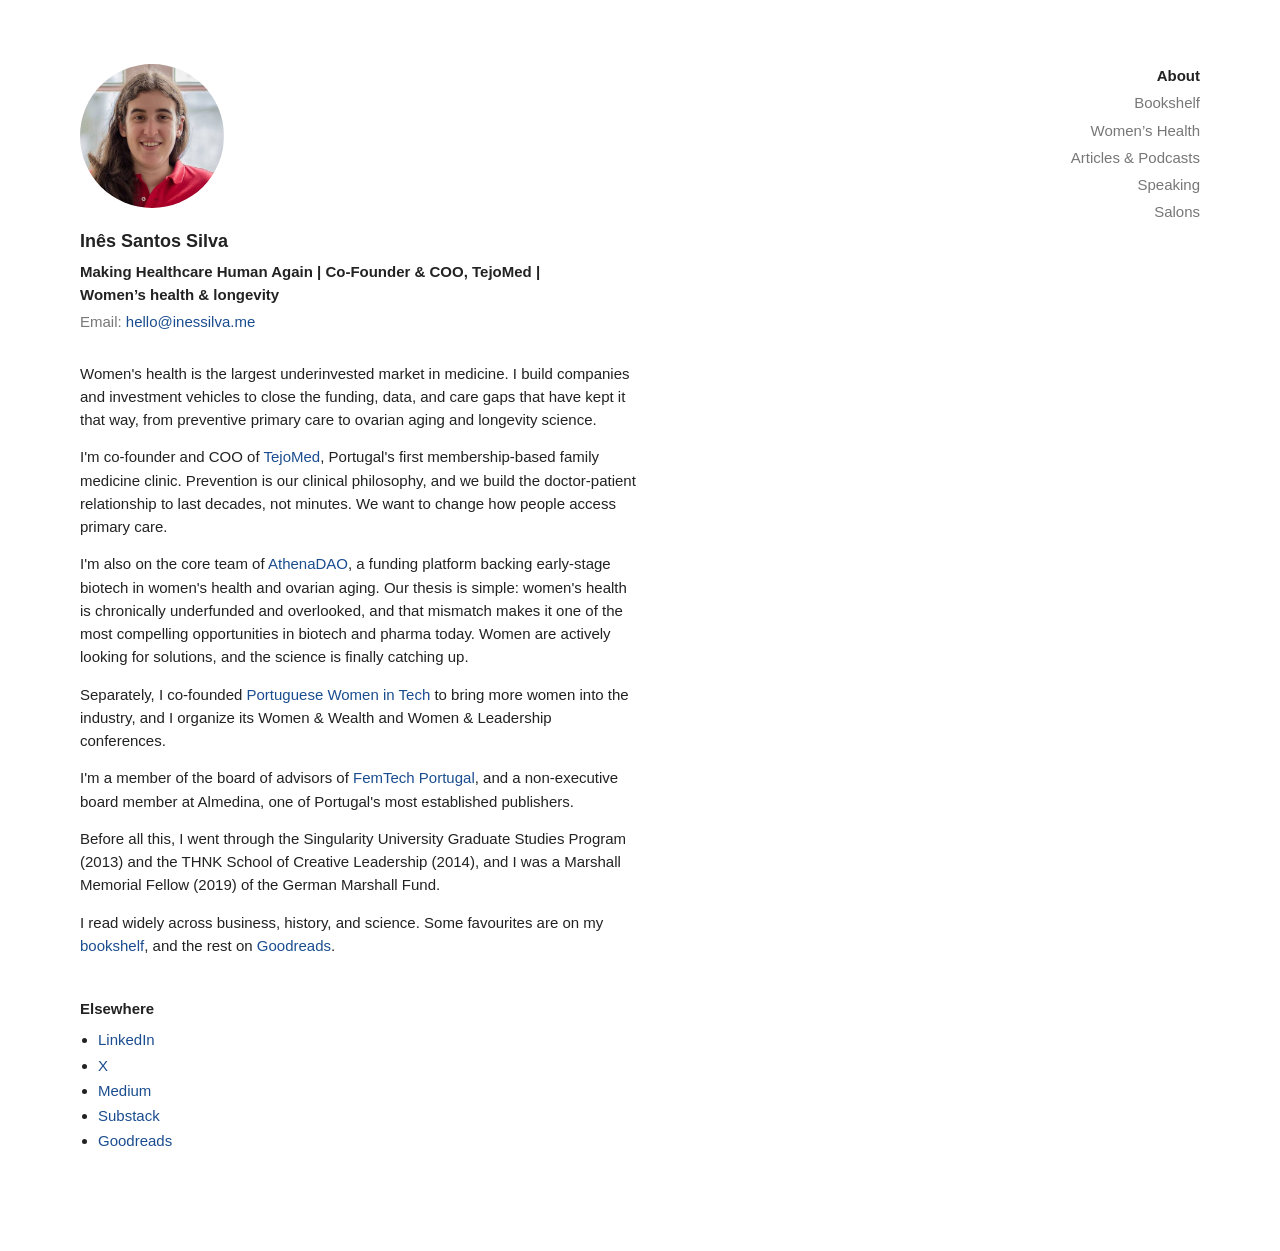
<file: index.html>
<!doctype html>
<html lang="en">
<head>
  <meta charset="UTF-8">
  <meta name="viewport" content="width=device-width, initial-scale=1">
  <title>Inês Santos Silva</title>
  <meta name="description" content="Inês Santos Silva builds companies and investment vehicles for women's health. Co-founder &amp; COO at TejoMed, Core Team at AthenaDAO.">
  <link rel="canonical" href="https://inessilva.me/">
  <meta property="og:type" content="website">
  <meta property="og:site_name" content="Inês Santos Silva">
  <meta property="og:title" content="Inês Santos Silva">
  <meta property="og:description" content="Women’s health is the largest underinvested market in medicine. I build companies and investment vehicles to close the funding, data, and care gaps that have kept it that way.">
  <meta property="og:url" content="https://inessilva.me/">
  <meta property="og:image" content="https://inessilva.me/share-card.jpg">
  <meta property="og:image:width" content="1200">
  <meta property="og:image:height" content="630">
  <meta property="og:image:alt" content="Inês Santos Silva, Co-Founder &amp; COO of TejoMed">
  <meta name="twitter:card" content="summary_large_image">
  <link rel="icon" href="favicon.ico" sizes="any">
  <link rel="apple-touch-icon" href="apple-touch-icon.png">
  <script type="application/ld+json">
  {
    "@context": "https://schema.org",
    "@type": "Person",
    "name": "Inês Santos Silva",
    "url": "https://inessilva.me/",
    "image": "https://inessilva.me/ines-portrait.jpg",
    "jobTitle": "Co-Founder & COO",
    "worksFor": [
      {
        "@type": "Organization",
        "name": "TejoMed",
        "url": "https://tejomed.com/"
      },
      {
        "@type": "Organization",
        "name": "AthenaDAO",
        "url": "https://www.athenadao.co/"
      }
    ],
    "memberOf": [
      {
        "@type": "OrganizationRole",
        "roleName": "Member of the Board of Advisors",
        "memberOf": {
          "@type": "Organization",
          "name": "FemTech Portugal",
          "url": "https://www.femtechportugal.com/"
        }
      },
      {
        "@type": "OrganizationRole",
        "roleName": "Co-Founder",
        "memberOf": {
          "@type": "Organization",
          "name": "Portuguese Women in Tech",
          "url": "https://www.portuguesewomenintech.com/"
        }
      }
    ],
    "description": "Portuguese entrepreneur. Co-Founder & COO of TejoMed, Core Team at AthenaDAO, co-founder of Portuguese Women in Tech. Writes and speaks on women's health, the business of health, and longevity.",
    "knowsAbout": [
      "women's health",
      "femtech",
      "business of health",
      "longevity",
      "health innovation"
    ],
    "nationality": "Portuguese",
    "email": "mailto:hello@inessilva.me",
    "sameAs": [
      "https://www.linkedin.com/in/inessantossilva/",
      "https://inessantossilva.substack.com/",
      "https://isss111.medium.com/",
      "https://observador.pt/perfil/inessantossilva/",
      "https://www.goodreads.com/isss111",
      "https://x.com/isss111"
    ]
  }
  </script>
  <link rel="stylesheet" href="css/estilos.css?v=5">
</head>
<body>
  <nav class="menu">
    <a data-label="About" href="index.html" aria-current="page">About</a>
    <a data-label="Bookshelf" href="bookshelf.html">Bookshelf</a>
    <a data-label="Women&rsquo;s Health" href="womens-health.html">Women&rsquo;s Health</a>
    <a data-label="Articles &amp; Podcasts" href="articles.html">Articles &amp; Podcasts</a>
    <a data-label="Speaking" href="speaking.html">Speaking</a>
    <a data-label="Salons" href="salons.html">Salons</a>
  </nav>
  <main>
    <img class="avatar" src="ines-portrait.jpg" alt="Inês Santos Silva" width="480" height="480">
    <h1>Inês Santos Silva</h1>
    <p class="tagline"><span>Making Healthcare Human Again</span> | <span>Co-Founder &amp; COO, TejoMed</span> | <span>Women&rsquo;s health &amp; longevity</span></p>
    <p class="contact">Email: <a href="mailto:hello@inessilva.me">hello@inessilva.me</a></p>

    <p>Women's health is the largest underinvested market in medicine. I build companies and investment vehicles to close the funding, data, and care gaps that have kept it that way, from preventive primary care to ovarian aging and longevity science.</p>

    <p>I'm co-founder and COO of <a href="https://tejomed.com/" target="_blank" rel="noopener">TejoMed</a>, Portugal's first membership-based family medicine clinic. Prevention is our clinical philosophy, and we build the doctor-patient relationship to last decades, not minutes. We want to change how people access primary care.</p>

    <p>I'm also on the core team of <a href="https://www.athenadao.co/" target="_blank" rel="noopener">AthenaDAO</a>, a funding platform backing early-stage biotech in women's health and ovarian aging. Our thesis is simple: women's health is chronically underfunded and overlooked, and that mismatch makes it one of the most compelling opportunities in biotech and pharma today. Women are actively looking for solutions, and the science is finally catching up.</p>

    <p>Separately, I co-founded <a href="https://www.portuguesewomenintech.com/" target="_blank" rel="noopener">Portuguese Women in Tech</a> to bring more women into the industry, and I organize its Women &amp; Wealth and Women &amp; Leadership conferences.</p>

    <p>I'm a member of the board of advisors of <a href="https://www.femtechportugal.com/" target="_blank" rel="noopener">FemTech Portugal</a>, and a non-executive board member at Almedina, one of Portugal's most established publishers.</p>

    <p>Before all this, I went through the Singularity University Graduate Studies Program (2013) and the THNK School of Creative Leadership (2014), and I was a Marshall Memorial Fellow (2019) of the German Marshall Fund.</p>

    <p>I read widely across business, history, and science. Some favourites are on my <a href="bookshelf.html">bookshelf</a>, and the rest on <a href="https://www.goodreads.com/isss111" target="_blank" rel="noopener">Goodreads</a>.</p>

    <h2>Elsewhere</h2>
    <ul>
      <li><a href="https://www.linkedin.com/in/inessantossilva" target="_blank" rel="noopener">LinkedIn</a></li>
      <li><a href="https://x.com/isss111" target="_blank" rel="noopener">X</a></li>
      <li><a href="https://medium.com/@isss111" target="_blank" rel="noopener">Medium</a></li>
      <li><a href="https://inessantossilva.substack.com/" target="_blank" rel="noopener">Substack</a></li>
      <li><a href="https://www.goodreads.com/isss111" target="_blank" rel="noopener">Goodreads</a></li>
    </ul>

  </main>
</body>
</html>
</file>
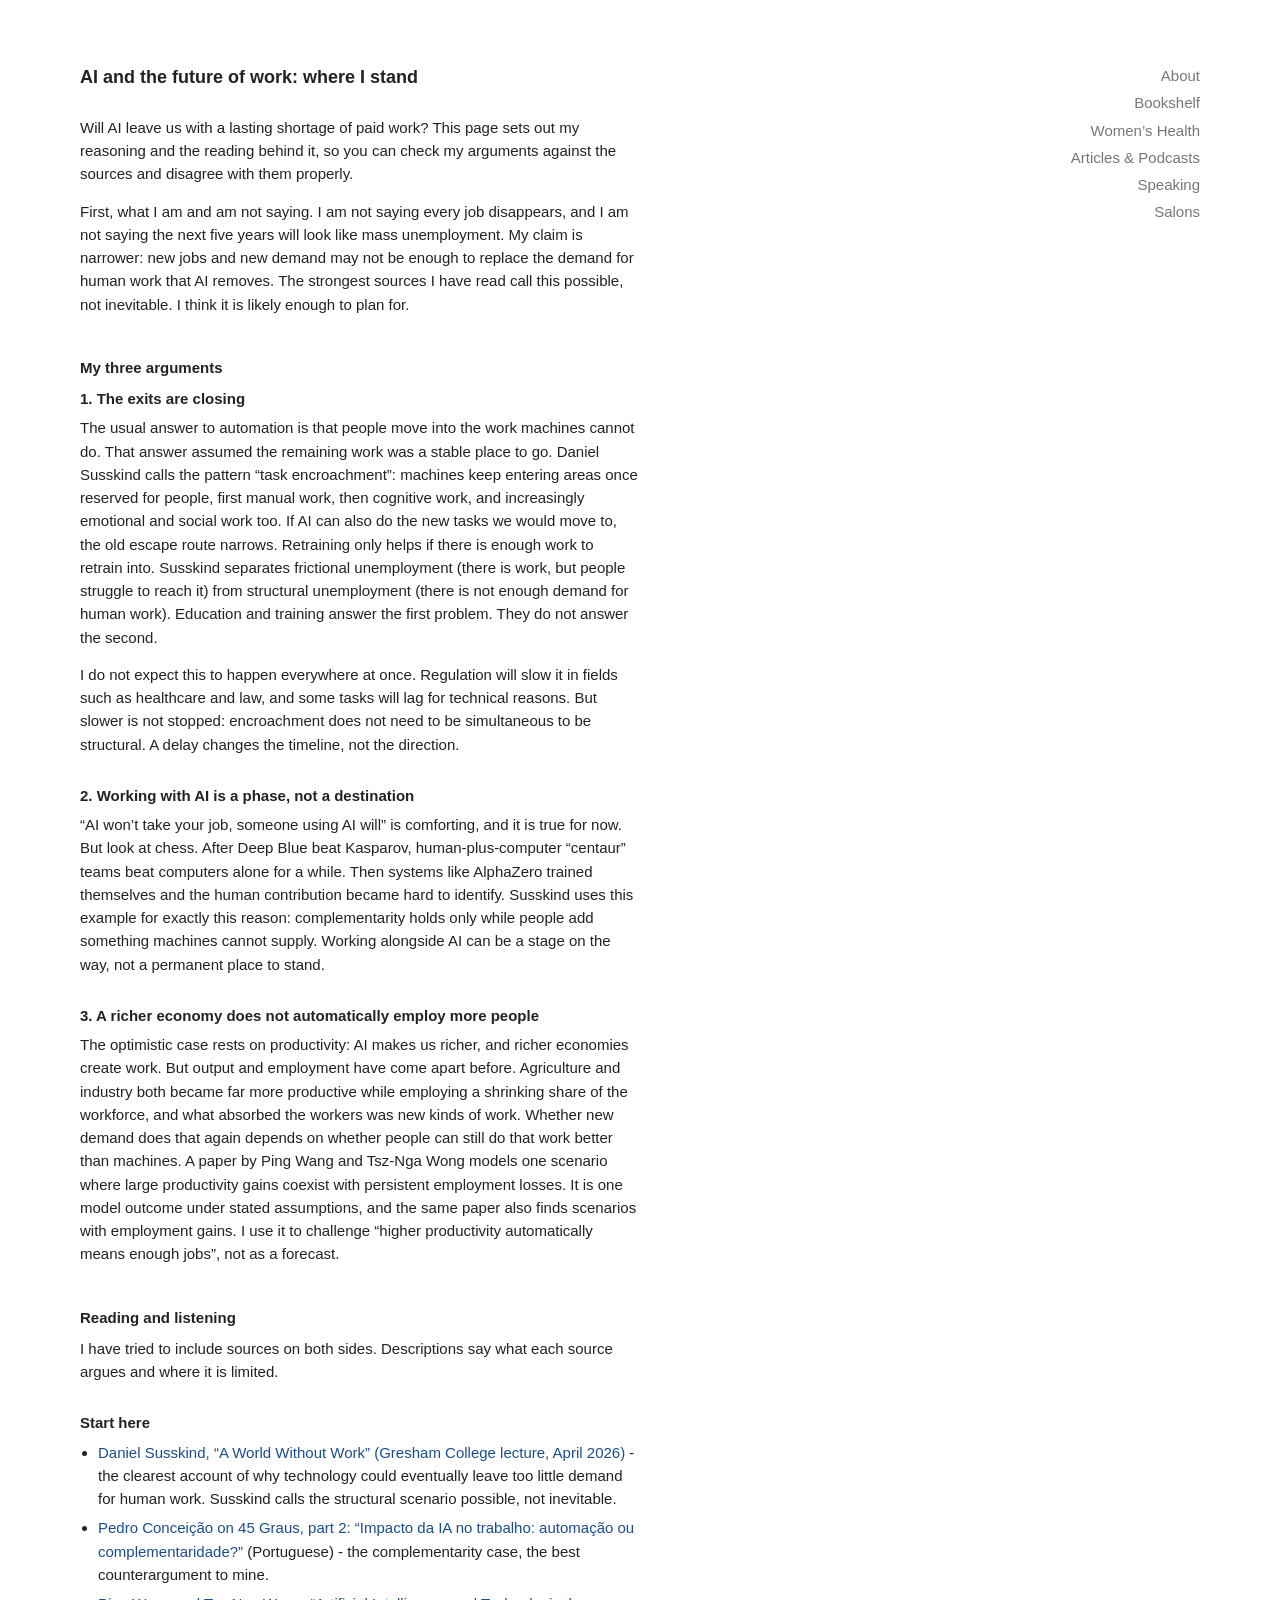
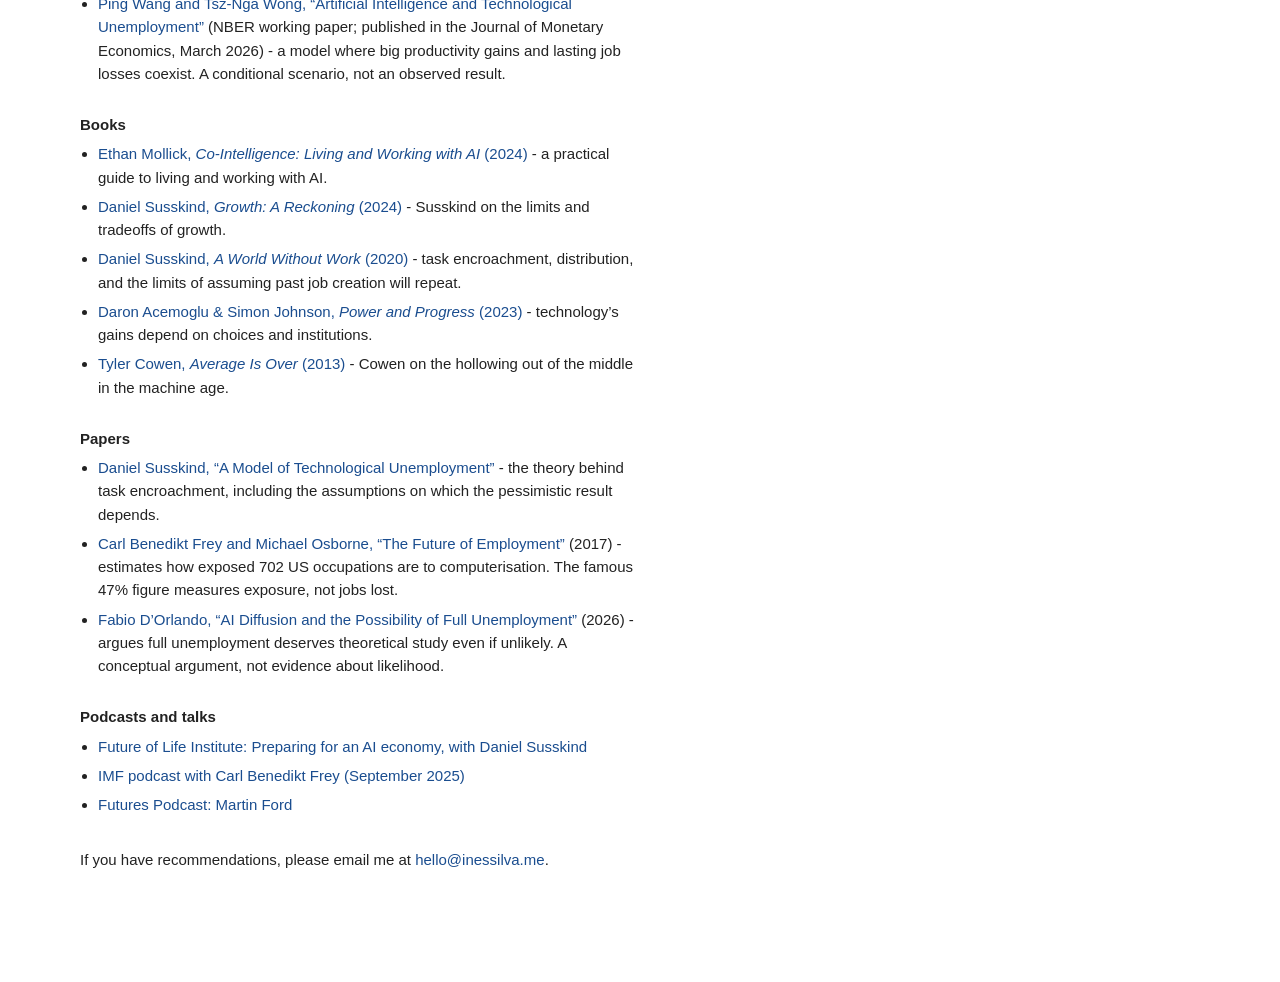
<file: ai-and-the-future-of-work.html>
<!doctype html>
<html lang="en">
<head>
  <meta charset="UTF-8">
  <meta name="viewport" content="width=device-width, initial-scale=1">
  <title>AI and the Future of Work · Inês Santos Silva</title>
  <meta name="description" content="Inês Santos Silva on whether AI could leave a lasting shortage of paid work: three arguments, and the reading behind them, on both sides.">
  <meta name="robots" content="noindex">
  <link rel="canonical" href="https://inessilva.me/ai-and-the-future-of-work">
  <meta property="og:type" content="website">
  <meta property="og:site_name" content="Inês Santos Silva">
  <meta property="og:title" content="AI and the Future of Work · Inês Santos Silva">
  <meta property="og:description" content="Inês Santos Silva on whether AI could leave a lasting shortage of paid work: three arguments, and the reading behind them, on both sides.">
  <meta property="og:url" content="https://inessilva.me/ai-and-the-future-of-work">
  <meta property="og:image" content="https://inessilva.me/share-card.jpg">
  <meta property="og:image:width" content="1200">
  <meta property="og:image:height" content="630">
  <meta property="og:image:alt" content="Inês Santos Silva, Co-Founder &amp; COO of TejoMed">
  <meta name="twitter:card" content="summary_large_image">
  <link rel="icon" href="favicon.ico" sizes="any">
  <link rel="apple-touch-icon" href="apple-touch-icon.png">
  <link rel="stylesheet" href="css/estilos.css?v=5">
</head>
<body>
  <nav class="menu">
    <a data-label="About" href="index.html">About</a>
    <a data-label="Bookshelf" href="bookshelf.html">Bookshelf</a>
    <a data-label="Women&rsquo;s Health" href="womens-health.html">Women&rsquo;s Health</a>
    <a data-label="Articles &amp; Podcasts" href="articles.html">Articles &amp; Podcasts</a>
    <a data-label="Speaking" href="speaking.html">Speaking</a>
    <a data-label="Salons" href="salons.html">Salons</a>
  </nav>
  <main class="essay">
    <h1>AI and the future of work: where I stand</h1>

    <p>Will AI leave us with a lasting shortage of paid work? This page sets out my reasoning and the reading behind it, so you can check my arguments against the sources and disagree with them properly.</p>

    <p>First, what I am and am not saying. I am not saying every job disappears, and I am not saying the next five years will look like mass unemployment. My claim is narrower: new jobs and new demand may not be enough to replace the demand for human work that AI removes. The strongest sources I have read call this possible, not inevitable. I think it is likely enough to plan for.</p>

    <h2>My three arguments</h2>

    <h3>1. The exits are closing</h3>
    <p>The usual answer to automation is that people move into the work machines cannot do. That answer assumed the remaining work was a stable place to go. Daniel Susskind calls the pattern &ldquo;task encroachment&rdquo;: machines keep entering areas once reserved for people, first manual work, then cognitive work, and increasingly emotional and social work too. If AI can also do the new tasks we would move to, the old escape route narrows. Retraining only helps if there is enough work to retrain into. Susskind separates frictional unemployment (there is work, but people struggle to reach it) from structural unemployment (there is not enough demand for human work). Education and training answer the first problem. They do not answer the second.</p>
    <p>I do not expect this to happen everywhere at once. Regulation will slow it in fields such as healthcare and law, and some tasks will lag for technical reasons. But slower is not stopped: encroachment does not need to be simultaneous to be structural. A delay changes the timeline, not the direction.</p>

    <h3>2. Working with AI is a phase, not a destination</h3>
    <p>&ldquo;AI won&rsquo;t take your job, someone using AI will&rdquo; is comforting, and it is true for now. But look at chess. After Deep Blue beat Kasparov, human-plus-computer &ldquo;centaur&rdquo; teams beat computers alone for a while. Then systems like AlphaZero trained themselves and the human contribution became hard to identify. Susskind uses this example for exactly this reason: complementarity holds only while people add something machines cannot supply. Working alongside AI can be a stage on the way, not a permanent place to stand.</p>

    <h3>3. A richer economy does not automatically employ more people</h3>
    <p>The optimistic case rests on productivity: AI makes us richer, and richer economies create work. But output and employment have come apart before. Agriculture and industry both became far more productive while employing a shrinking share of the workforce, and what absorbed the workers was new kinds of work. Whether new demand does that again depends on whether people can still do that work better than machines. A paper by Ping Wang and Tsz-Nga Wong models one scenario where large productivity gains coexist with persistent employment losses. It is one model outcome under stated assumptions, and the same paper also finds scenarios with employment gains. I use it to challenge &ldquo;higher productivity automatically means enough jobs&rdquo;, not as a forecast.</p>

    <h2>Reading and listening</h2>
    <p>I have tried to include sources on both sides. Descriptions say what each source argues and where it is limited.</p>

    <h3>Start here</h3>
    <ul>
      <li><a href="https://www.gresham.ac.uk/watch-now/world-without-work" target="_blank" rel="noopener">Daniel Susskind, &ldquo;A World Without Work&rdquo; (Gresham College lecture, April 2026)</a> - the clearest account of why technology could eventually leave too little demand for human work. Susskind calls the structural scenario possible, not inevitable.</li>
      <li><a href="https://omny.fm/shows/45-graus-jose-maria-pimentel/pedro-concei-o-parte-2-impacto-da-ia-no-trabalho-automa-o-ou-complementaridade" target="_blank" rel="noopener">Pedro Concei&ccedil;&atilde;o on 45 Graus, part 2: &ldquo;Impacto da IA no trabalho: automa&ccedil;&atilde;o ou complementaridade?&rdquo;</a> (Portuguese) - the complementarity case, the best counterargument to mine.</li>
      <li><a href="https://www.nber.org/papers/w33867" target="_blank" rel="noopener">Ping Wang and Tsz-Nga Wong, &ldquo;Artificial Intelligence and Technological Unemployment&rdquo;</a> (NBER working paper; published in the Journal of Monetary Economics, March 2026) - a model where big productivity gains and lasting job losses coexist. A conditional scenario, not an observed result.</li>
    </ul>

    <h3>Books</h3>
    <ul>
      <li><a href="https://www.penguinrandomhouse.com/books/741805/co-intelligence-by-ethan-mollick/" target="_blank" rel="noopener">Ethan Mollick, <i>Co-Intelligence: Living and Working with AI</i> (2024)</a> - a practical guide to living and working with AI.</li>
      <li><a href="https://www.penguin.co.uk/books/446381/growth-by-susskind-daniel/9780141998725" target="_blank" rel="noopener">Daniel Susskind, <i>Growth: A Reckoning</i> (2024)</a> - Susskind on the limits and tradeoffs of growth.</li>
      <li><a href="https://www.penguin.co.uk/books/306864/a-world-without-work-by-susskind-daniel/9780241442869" target="_blank" rel="noopener">Daniel Susskind, <i>A World Without Work</i> (2020)</a> - task encroachment, distribution, and the limits of assuming past job creation will repeat.</li>
      <li><a href="https://www.hachettebookgroup.com/titles/daron-acemoglu/power-and-progress/9781541702554/" target="_blank" rel="noopener">Daron Acemoglu &amp; Simon Johnson, <i>Power and Progress</i> (2023)</a> - technology&rsquo;s gains depend on choices and institutions.</li>
      <li><a href="https://www.penguinrandomhouse.com/books/312026/average-is-over-by-tyler-cowen/" target="_blank" rel="noopener">Tyler Cowen, <i>Average Is Over</i> (2013)</a> - Cowen on the hollowing out of the middle in the machine age.</li>
    </ul>

    <h3>Papers</h3>
    <ul>
      <li><a href="https://www.danielsusskind.com/s/SUSSKIND-Technological-Unemployment-2018.pdf" target="_blank" rel="noopener">Daniel Susskind, &ldquo;A Model of Technological Unemployment&rdquo;</a> - the theory behind task encroachment, including the assumptions on which the pessimistic result depends.</li>
      <li><a href="https://www.sciencedirect.com/science/article/pii/S0040162516302244" target="_blank" rel="noopener">Carl Benedikt Frey and Michael Osborne, &ldquo;The Future of Employment&rdquo;</a> (2017) - estimates how exposed 702 US occupations are to computerisation. The famous 47% figure measures exposure, not jobs lost.</li>
      <li><a href="https://iris.unicas.it/handle/11580/126083" target="_blank" rel="noopener">Fabio D&rsquo;Orlando, &ldquo;AI Diffusion and the Possibility of Full Unemployment&rdquo;</a> (2026) - argues full unemployment deserves theoretical study even if unlikely. A conceptual argument, not evidence about likelihood.</li>
    </ul>

    <h3>Podcasts and talks</h3>
    <ul>
      <li><a href="https://futureoflife.org/podcast/preparing-for-an-ai-economy-with-daniel-susskind/" target="_blank" rel="noopener">Future of Life Institute: Preparing for an AI economy, with Daniel Susskind</a></li>
      <li><a href="https://www.imf.org/en/news/podcasts/all-podcasts/2025/09/03/carl-benedikt-frey" target="_blank" rel="noopener">IMF podcast with Carl Benedikt Frey (September 2025)</a></li>
      <li><a href="https://futurespodcast.net/episodes/59-martinford" target="_blank" rel="noopener">Futures Podcast: Martin Ford</a></li>
    </ul>

    <p>If you have recommendations, please email me at <a href="mailto:hello@inessilva.me">hello@inessilva.me</a>.</p>
  </main>
</body>
</html>
</file>
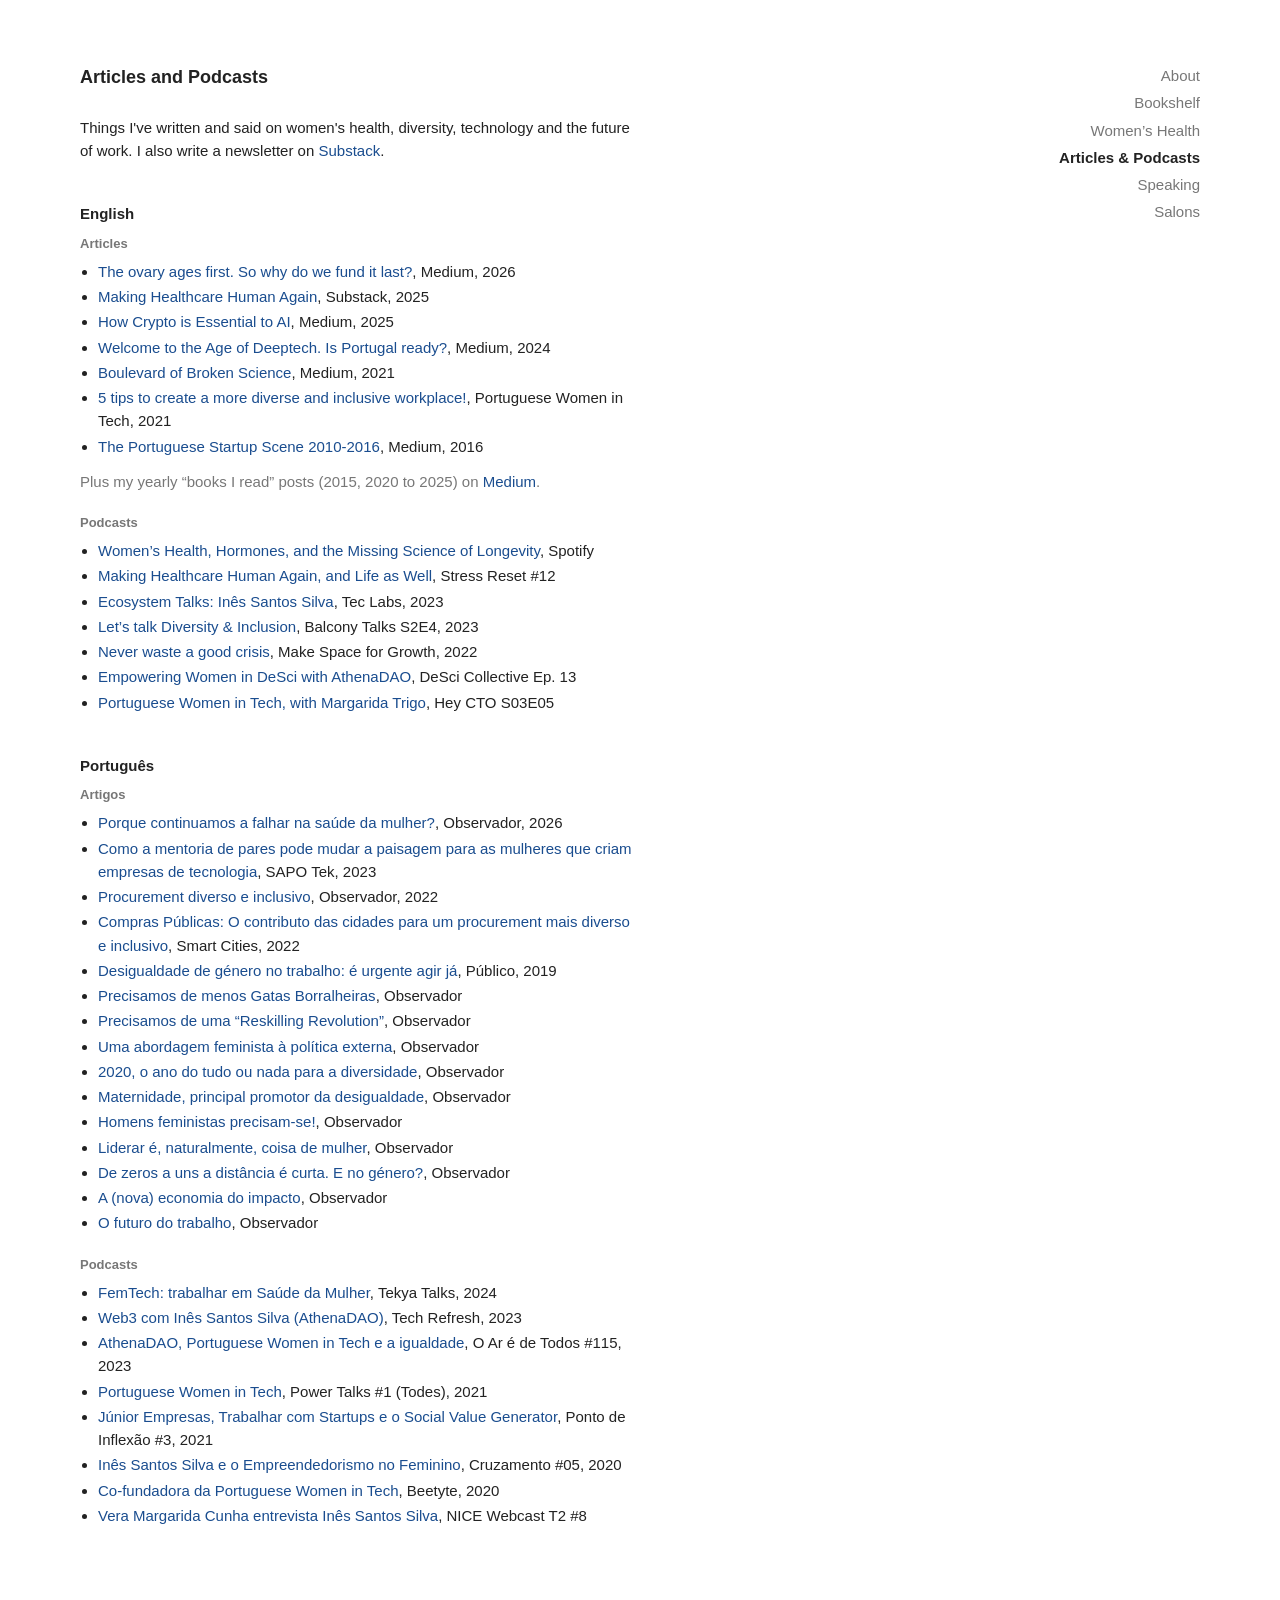
<file: articles.html>
<!doctype html>
<html lang="en">
<head>
  <meta charset="UTF-8">
  <meta name="viewport" content="width=device-width, initial-scale=1">
  <title>Articles and Podcasts · Inês Santos Silva</title>
  <meta name="description" content="My articles and podcast appearances on women’s health, diversity, technology and the future of work, in English and Portuguese.">
  <link rel="canonical" href="https://inessilva.me/articles.html">
  <meta property="og:type" content="website">
  <meta property="og:site_name" content="Inês Santos Silva">
  <meta property="og:title" content="Articles and Podcasts · Inês Santos Silva">
  <meta property="og:description" content="My articles and podcast appearances on women’s health, diversity, technology and the future of work, in English and Portuguese.">
  <meta property="og:url" content="https://inessilva.me/articles.html">
  <meta property="og:image" content="https://inessilva.me/share-card.jpg">
  <meta property="og:image:width" content="1200">
  <meta property="og:image:height" content="630">
  <meta property="og:image:alt" content="Inês Santos Silva, Co-Founder &amp; COO of TejoMed">
  <meta name="twitter:card" content="summary_large_image">
  <link rel="icon" href="favicon.ico" sizes="any">
  <link rel="apple-touch-icon" href="apple-touch-icon.png">
  <link rel="stylesheet" href="css/estilos.css?v=5">
</head>
<body>
  <nav class="menu">
    <a data-label="About" href="index.html">About</a>
    <a data-label="Bookshelf" href="bookshelf.html">Bookshelf</a>
    <a data-label="Women&rsquo;s Health" href="womens-health.html">Women&rsquo;s Health</a>
    <a data-label="Articles &amp; Podcasts" href="articles.html" aria-current="page">Articles &amp; Podcasts</a>
    <a data-label="Speaking" href="speaking.html">Speaking</a>
    <a data-label="Salons" href="salons.html">Salons</a>
  </nav>
  <main>
    <h1>Articles and Podcasts</h1>

    <p>Things I've written and said on women's health, diversity, technology and the future of work. I also write a newsletter on <a href="https://inessantossilva.substack.com/" target="_blank" rel="noopener">Substack</a>.</p>

    <h2>English</h2>
    <h3>Articles</h3>
    <ul>
      <li><a href="https://isss111.medium.com/the-ovary-ages-first-so-why-do-we-fund-it-last-e0494249c1f0" target="_blank" rel="noopener">The ovary ages first. So why do we fund it last?</a>, Medium, 2026</li>
      <li><a href="https://inessantossilva.substack.com/p/making-healthcare-human-again" target="_blank" rel="noopener">Making Healthcare Human Again</a>, Substack, 2025</li>
      <li><a href="https://isss111.medium.com/how-crypto-is-essential-to-ai-f289d294aa20" target="_blank" rel="noopener">How Crypto is Essential to AI</a>, Medium, 2025</li>
      <li><a href="https://isss111.medium.com/welcome-to-the-age-of-deeptech-is-portugal-ready-6884bcfd0571" target="_blank" rel="noopener">Welcome to the Age of Deeptech. Is Portugal ready?</a>, Medium, 2024</li>
      <li><a href="https://isss111.medium.com/boulevard-of-broken-science-64c21f24c9d0" target="_blank" rel="noopener">Boulevard of Broken Science</a>, Medium, 2021</li>
      <li><a href="https://medium.com/portuguese-women-in-tech/5-tips-to-create-a-more-diverse-and-inclusive-workplace-9e032b11fa34" target="_blank" rel="noopener">5 tips to create a more diverse and inclusive workplace!</a>, Portuguese Women in Tech, 2021</li>
      <li><a href="https://isss111.medium.com/the-portuguese-startup-scene-2010-2016-9633b2849769" target="_blank" rel="noopener">The Portuguese Startup Scene 2010-2016</a>, Medium, 2016</li>
    </ul>
    <p class="note">Plus my yearly &ldquo;books I read&rdquo; posts (2015, 2020 to 2025) on <a href="https://isss111.medium.com/" target="_blank" rel="noopener">Medium</a>.</p>

    <h3>Podcasts</h3>
    <ul>
      <li><a href="https://open.spotify.com/episode/3cRXgsNO5SOl3OfmwxtYdv" target="_blank" rel="noopener">Women&rsquo;s Health, Hormones, and the Missing Science of Longevity</a>, Spotify</li>
      <li><a href="https://www.youtube.com/watch?v=9stJO73cVqI" target="_blank" rel="noopener">Making Healthcare Human Again, and Life as Well</a>, Stress Reset #12</li>
      <li><a href="https://spoti.fi/3AshhcZ" target="_blank" rel="noopener">Ecosystem Talks: Inês Santos Silva</a>, Tec Labs, 2023</li>
      <li><a href="https://www.iheart.com/podcast/1333-balcony-talks-307567611/episode/s2e4-lets-talk-diversity-inclusion-guest-talk-with-ines-santos-silva-307567667" target="_blank" rel="noopener">Let&rsquo;s talk Diversity &amp; Inclusion</a>, Balcony Talks S2E4, 2023</li>
      <li><a href="https://makespaceforgrowth.com/2022/08/03/inessantossilva/" target="_blank" rel="noopener">Never waste a good crisis</a>, Make Space for Growth, 2022</li>
      <li><a href="https://www.buzzsprout.com/2015906/episodes/12604803-empowering-women-in-desci-with-athena-dao-ep-13-desci-collective-podcast" target="_blank" rel="noopener">Empowering Women in DeSci with AthenaDAO</a>, DeSci Collective Ep. 13</li>
      <li><a href="https://www.youtube.com/watch?v=5U4nVEs9z4M" target="_blank" rel="noopener">Portuguese Women in Tech, with Margarida Trigo</a>, Hey CTO S03E05</li>
    </ul>

    <h2>Português</h2>
    <h3>Artigos</h3>
    <ul lang="pt">
      <li><a href="https://observador.pt/opiniao/porque-continuamos-a-falhar-na-saude-da-mulher/" target="_blank" rel="noopener">Porque continuamos a falhar na saúde da mulher?</a>, Observador, 2026</li>
      <li><a href="https://tek.sapo.pt/opiniao/artigos/opiniao-como-a-mentoria-de-pares-pode-mudar-a-paisagem-para-as-mulheres-que-criam-empresas-de-tecnologia" target="_blank" rel="noopener">Como a mentoria de pares pode mudar a paisagem para as mulheres que criam empresas de tecnologia</a>, SAPO Tek, 2023</li>
      <li><a href="https://observador.pt/opiniao/procurement-diverso-e-inclusivo/" target="_blank" rel="noopener">Procurement diverso e inclusivo</a>, Observador, 2022</li>
      <li><a href="https://smart-cities.pt/opiniao-entrevista/procurement-inclusivo-diverso-inesssilva-1603/" target="_blank" rel="noopener">Compras Públicas: O contributo das cidades para um procurement mais diverso e inclusivo</a>, Smart Cities, 2022</li>
      <li><a href="https://www.publico.pt/2019/12/23/p3/cronica/desigualdade-genero-trabalho-urgente-agir-ja-1898007" target="_blank" rel="noopener">Desigualdade de género no trabalho: é urgente agir já</a>, Público, 2019</li>
      <li><a href="https://observador.pt/opiniao/precisamos-de-mais-katherine-johnsons-e-menos-gatas-borralheiras/" target="_blank" rel="noopener">Precisamos de menos Gatas Borralheiras</a>, Observador</li>
      <li><a href="https://observador.pt/opiniao/precisamos-de-uma-reskilling-revolution/" target="_blank" rel="noopener">Precisamos de uma “Reskilling Revolution”</a>, Observador</li>
      <li><a href="https://observador.pt/opiniao/uma-abordagem-feminista-a-politica-externa/" target="_blank" rel="noopener">Uma abordagem feminista à política externa</a>, Observador</li>
      <li><a href="https://observador.pt/opiniao/2020-o-ano-do-tudo-ou-nada-para-a-diversidade-e-inclusao/" target="_blank" rel="noopener">2020, o ano do tudo ou nada para a diversidade</a>, Observador</li>
      <li><a href="https://observador.pt/opiniao/maternidade-principal-promotor-de-desigualdade-salarial-entre-homens-e-mulheres/" target="_blank" rel="noopener">Maternidade, principal promotor da desigualdade</a>, Observador</li>
      <li><a href="https://observador.pt/opiniao/homens-feministas-precisam-se/" target="_blank" rel="noopener">Homens feministas precisam-se!</a>, Observador</li>
      <li><a href="https://observador.pt/opiniao/liderar-e-naturalmente-coisa-de-mulher/" target="_blank" rel="noopener">Liderar é, naturalmente, coisa de mulher</a>, Observador</li>
      <li><a href="https://observador.pt/opiniao/entre-zeros-e-uns-a-distancia-e-curta-e-no-genero/" target="_blank" rel="noopener">De zeros a uns a distância é curta. E no género?</a>, Observador</li>
      <li><a href="https://observador.pt/opiniao/a-nova-economia-do-impacto/" target="_blank" rel="noopener">A (nova) economia do impacto</a>, Observador</li>
      <li><a href="https://observador.pt/opiniao/o-futuro-do-trabalho/" target="_blank" rel="noopener">O futuro do trabalho</a>, Observador</li>
    </ul>
    <h3>Podcasts</h3>
    <ul lang="pt">
      <li><a href="https://open.spotify.com/episode/7tpgFwQj4R5rZ70Xdk58AB" target="_blank" rel="noopener">FemTech: trabalhar em Saúde da Mulher</a>, Tekya Talks, 2024</li>
      <li><a href="https://open.spotify.com/episode/5xmDnSNtYTFGh4eyLHti2A" target="_blank" rel="noopener">Web3 com Inês Santos Silva (AthenaDAO)</a>, Tech Refresh, 2023</li>
      <li><a href="https://pt.zarza.com/podcasts/o-ar-e-de-todos-1332601/episodio/115-ines-santos-silva-athenadao-portuguese-women-in-tech-e-a-igualdade/" target="_blank" rel="noopener">AthenaDAO, Portuguese Women in Tech e a igualdade</a>, O Ar é de Todos #115, 2023</li>
      <li><a href="https://open.spotify.com/episode/3rqrtqVhivz5KsCuaYVdaR" target="_blank" rel="noopener">Portuguese Women in Tech</a>, Power Talks #1 (Todes), 2021</li>
      <li><a href="https://open.spotify.com/episode/6GZaKzgeQaNWNQIxyxGB8H" target="_blank" rel="noopener">Júnior Empresas, Trabalhar com Startups e o Social Value Generator</a>, Ponto de Inflexão #3, 2021</li>
      <li><a href="https://www.cruzamentopodcast.com/podcast/05-ines-santos-silva-e-o-empreendedorismo-no-feminino/" target="_blank" rel="noopener">Inês Santos Silva e o Empreendedorismo no Feminino</a>, Cruzamento #05, 2020</li>
      <li><a href="https://open.spotify.com/episode/7zk65ro7wI5x9cNe2j1cE7" target="_blank" rel="noopener">Co-fundadora da Portuguese Women in Tech</a>, Beetyte, 2020</li>
      <li><a href="https://www.youtube.com/watch?v=vM1u_d9ZFaE" target="_blank" rel="noopener">Vera Margarida Cunha entrevista Inês Santos Silva</a>, NICE Webcast T2 #8</li>
    </ul>
  </main>
</body>
</html>
</file>
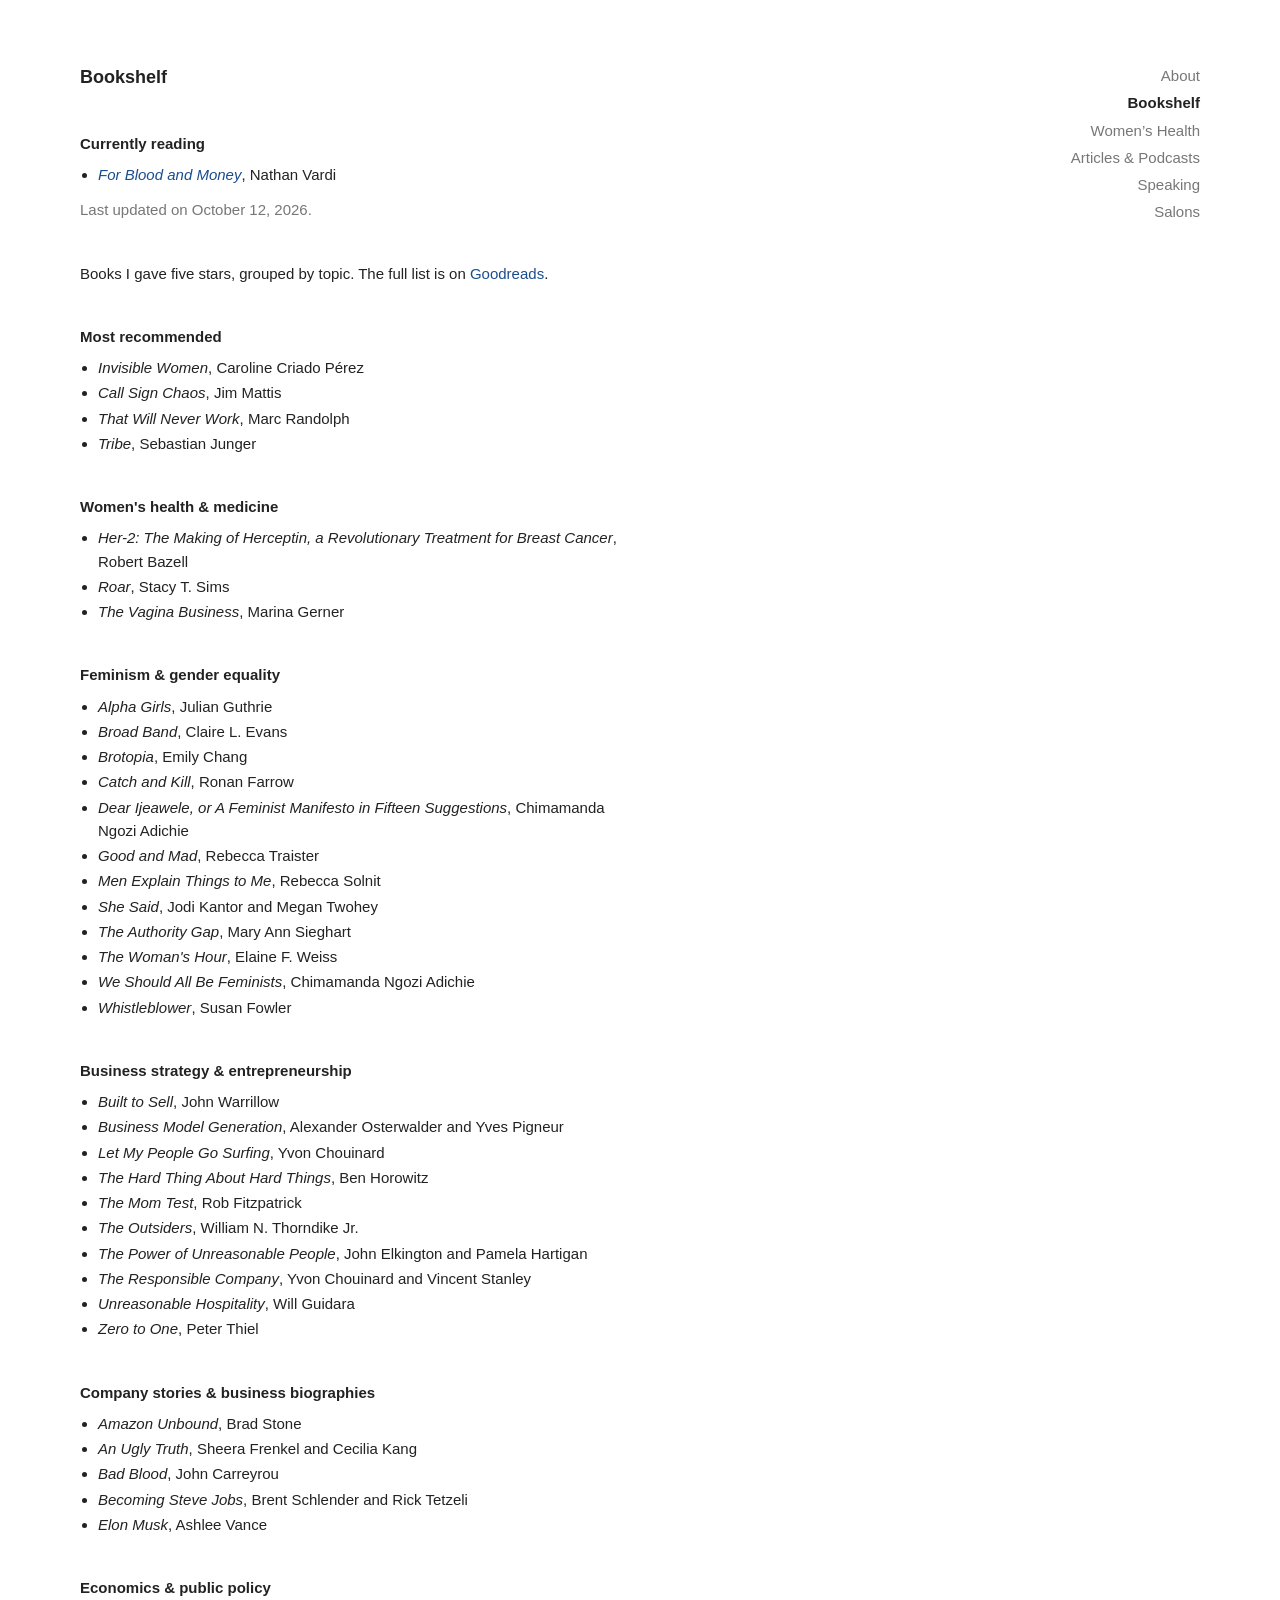
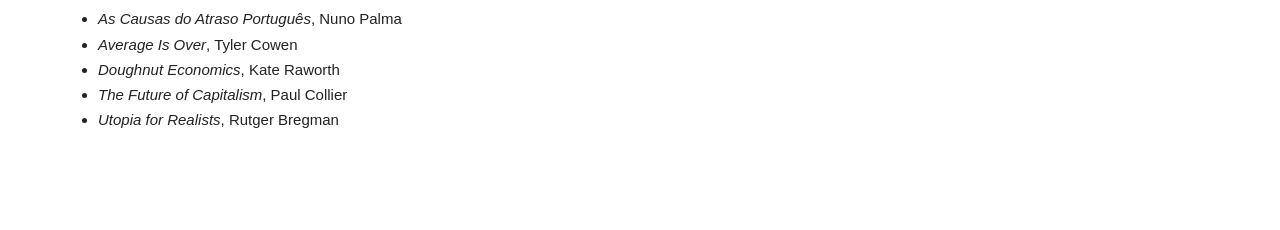
<file: bookshelf.html>
<!doctype html>
<html lang="en">
<head>
  <meta charset="UTF-8">
  <meta name="viewport" content="width=device-width, initial-scale=1">
  <title>Bookshelf · Inês Santos Silva</title>
  <meta name="description" content="Books I gave five stars, from women’s health and feminism to business, company stories and economics.">
  <link rel="canonical" href="https://inessilva.me/bookshelf.html">
  <meta property="og:type" content="website">
  <meta property="og:site_name" content="Inês Santos Silva">
  <meta property="og:title" content="Bookshelf · Inês Santos Silva">
  <meta property="og:description" content="Books I gave five stars, from women’s health and feminism to business, company stories and economics.">
  <meta property="og:url" content="https://inessilva.me/bookshelf.html">
  <meta property="og:image" content="https://inessilva.me/share-card.jpg">
  <meta property="og:image:width" content="1200">
  <meta property="og:image:height" content="630">
  <meta property="og:image:alt" content="Inês Santos Silva, Co-Founder &amp; COO of TejoMed">
  <meta name="twitter:card" content="summary_large_image">
  <link rel="icon" href="favicon.ico" sizes="any">
  <link rel="apple-touch-icon" href="apple-touch-icon.png">
  <link rel="stylesheet" href="css/estilos.css?v=5">
</head>
<body>
  <nav class="menu">
    <a data-label="About" href="index.html">About</a>
    <a data-label="Bookshelf" href="bookshelf.html" aria-current="page">Bookshelf</a>
    <a data-label="Women&rsquo;s Health" href="womens-health.html">Women&rsquo;s Health</a>
    <a data-label="Articles &amp; Podcasts" href="articles.html">Articles &amp; Podcasts</a>
    <a data-label="Speaking" href="speaking.html">Speaking</a>
    <a data-label="Salons" href="salons.html">Salons</a>
  </nav>
  <main>
    <h1>Bookshelf</h1>

    <h2>Currently reading</h2>
    <ul>
      <li><a href="https://www.goodreads.com/book/show/61089442-for-blood-and-money" target="_blank" rel="noopener"><i>For Blood and Money</i></a>, Nathan Vardi</li>
    </ul>
    <p class="note">Last updated on <time datetime="2026-10-12">October 12, 2026</time>.</p>

    <p class="section-intro">Books I gave five stars, grouped by topic. The full list is on <a href="https://www.goodreads.com/isss111" target="_blank" rel="noopener">Goodreads</a>.</p>

    <h2>Most recommended</h2>
    <ul>
      <li><i>Invisible Women</i>, Caroline Criado Pérez</li>
      <li><i>Call Sign Chaos</i>, Jim Mattis</li>
      <li><i>That Will Never Work</i>, Marc Randolph</li>
      <li><i>Tribe</i>, Sebastian Junger</li>
    </ul>

    <h2>Women's health &amp; medicine</h2>
    <ul>
      <li><i>Her-2: The Making of Herceptin, a Revolutionary Treatment for Breast Cancer</i>, Robert Bazell</li>
      <li><i>Roar</i>, Stacy T. Sims</li>
      <li><i>The Vagina Business</i>, Marina Gerner</li>
    </ul>

    <h2>Feminism &amp; gender equality</h2>
    <ul>
      <li><i>Alpha Girls</i>, Julian Guthrie</li>
      <li><i>Broad Band</i>, Claire L. Evans</li>
      <li><i>Brotopia</i>, Emily Chang</li>
      <li><i>Catch and Kill</i>, Ronan Farrow</li>
      <li><i>Dear Ijeawele, or A Feminist Manifesto in Fifteen Suggestions</i>, Chimamanda Ngozi Adichie</li>
      <li><i>Good and Mad</i>, Rebecca Traister</li>
      <li><i>Men Explain Things to Me</i>, Rebecca Solnit</li>
      <li><i>She Said</i>, Jodi Kantor and Megan Twohey</li>
      <li><i>The Authority Gap</i>, Mary Ann Sieghart</li>
      <li><i>The Woman's Hour</i>, Elaine F. Weiss</li>
      <li><i>We Should All Be Feminists</i>, Chimamanda Ngozi Adichie</li>
      <li><i>Whistleblower</i>, Susan Fowler</li>
    </ul>

    <h2>Business strategy &amp; entrepreneurship</h2>
    <ul>
      <li><i>Built to Sell</i>, John Warrillow</li>
      <li><i>Business Model Generation</i>, Alexander Osterwalder and Yves Pigneur</li>
      <li><i>Let My People Go Surfing</i>, Yvon Chouinard</li>
      <li><i>The Hard Thing About Hard Things</i>, Ben Horowitz</li>
      <li><i>The Mom Test</i>, Rob Fitzpatrick</li>
      <li><i>The Outsiders</i>, William N. Thorndike Jr.</li>
      <li><i>The Power of Unreasonable People</i>, John Elkington and Pamela Hartigan</li>
      <li><i>The Responsible Company</i>, Yvon Chouinard and Vincent Stanley</li>
      <li><i>Unreasonable Hospitality</i>, Will Guidara</li>
      <li><i>Zero to One</i>, Peter Thiel</li>
    </ul>

    <h2>Company stories &amp; business biographies</h2>
    <ul>
      <li><i>Amazon Unbound</i>, Brad Stone</li>
      <li><i>An Ugly Truth</i>, Sheera Frenkel and Cecilia Kang</li>
      <li><i>Bad Blood</i>, John Carreyrou</li>
      <li><i>Becoming Steve Jobs</i>, Brent Schlender and Rick Tetzeli</li>
      <li><i>Elon Musk</i>, Ashlee Vance</li>
    </ul>

    <h2>Economics &amp; public policy</h2>
    <ul>
      <li lang="pt"><i>As Causas do Atraso Português</i>, Nuno Palma</li>
      <li><i>Average Is Over</i>, Tyler Cowen</li>
      <li><i>Doughnut Economics</i>, Kate Raworth</li>
      <li><i>The Future of Capitalism</i>, Paul Collier</li>
      <li><i>Utopia for Realists</i>, Rutger Bregman</li>
    </ul>
  </main>
</body>
</html>
</file>
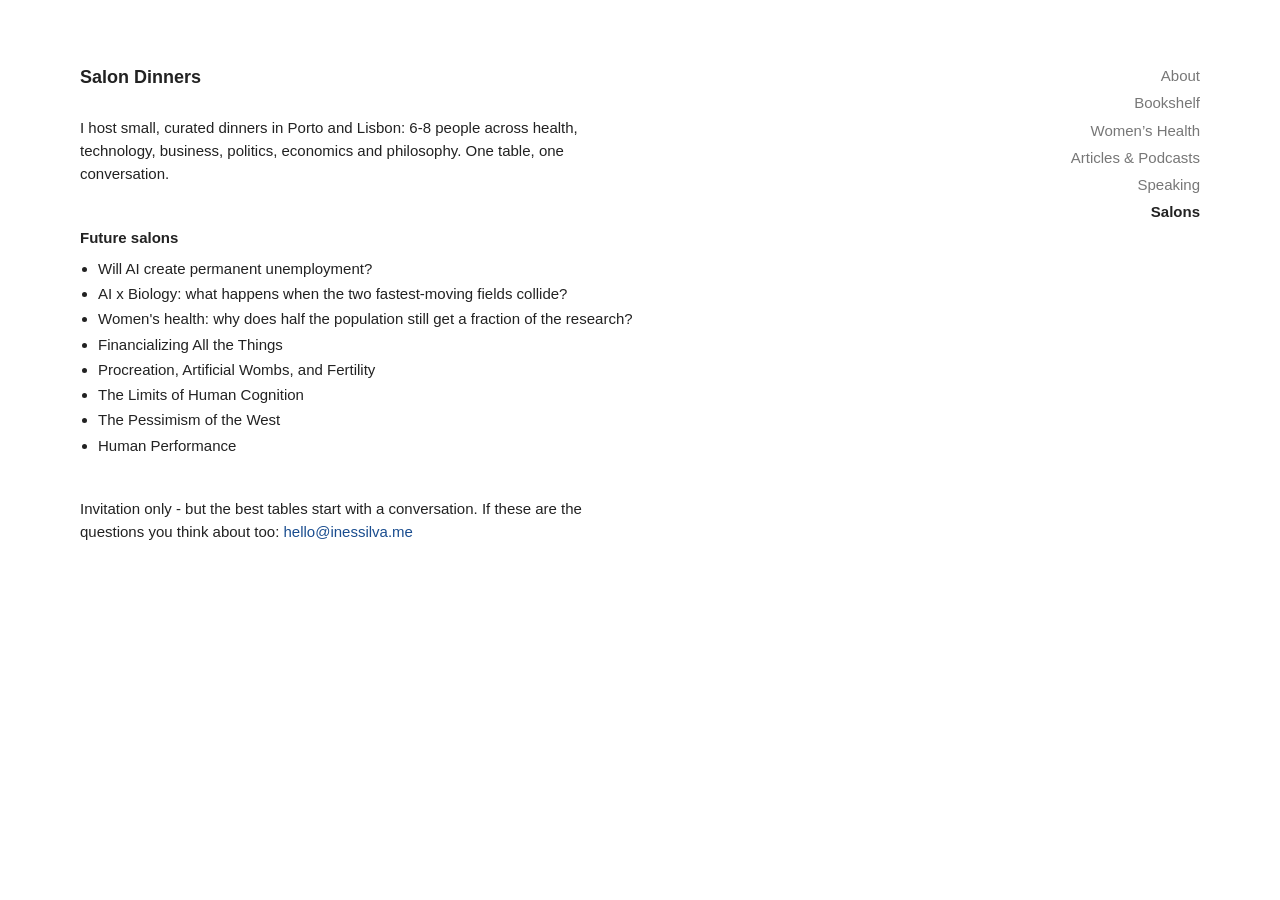
<file: salons.html>
<!doctype html>
<html lang="en">
<head>
  <meta charset="UTF-8">
  <meta name="viewport" content="width=device-width, initial-scale=1">
  <title>Salon Dinners · Inês Santos Silva</title>
  <meta name="description" content="Inês Santos Silva hosts small, curated salon dinners in Porto and Lisbon for 6-8 people across health, technology, business, politics, economics and philosophy.">
  <link rel="canonical" href="https://inessilva.me/salons">
  <meta property="og:type" content="website">
  <meta property="og:site_name" content="Inês Santos Silva">
  <meta property="og:title" content="Salon Dinners · Inês Santos Silva">
  <meta property="og:description" content="Inês Santos Silva hosts small, curated salon dinners in Porto and Lisbon for 6-8 people across health, technology, business, politics, economics and philosophy.">
  <meta property="og:url" content="https://inessilva.me/salons">
  <meta property="og:image" content="https://inessilva.me/share-card.jpg">
  <meta property="og:image:width" content="1200">
  <meta property="og:image:height" content="630">
  <meta property="og:image:alt" content="Inês Santos Silva, Co-Founder &amp; COO of TejoMed">
  <meta name="twitter:card" content="summary_large_image">
  <link rel="icon" href="favicon.ico" sizes="any">
  <link rel="apple-touch-icon" href="apple-touch-icon.png">
  <link rel="stylesheet" href="css/estilos.css?v=5">
</head>
<body>
  <nav class="menu">
    <a data-label="About" href="index.html">About</a>
    <a data-label="Bookshelf" href="bookshelf.html">Bookshelf</a>
    <a data-label="Women&rsquo;s Health" href="womens-health.html">Women&rsquo;s Health</a>
    <a data-label="Articles &amp; Podcasts" href="articles.html">Articles &amp; Podcasts</a>
    <a data-label="Speaking" href="speaking.html">Speaking</a>
    <a data-label="Salons" href="salons.html" aria-current="page">Salons</a>
  </nav>
  <main>
    <h1>Salon Dinners</h1>

    <p>I host small, curated dinners in Porto and Lisbon: 6-8 people across health, technology, business, politics, economics and philosophy. One table, one conversation.</p>

    <section class="talks" aria-labelledby="future-salons">
      <h2 id="future-salons">Future salons</h2>

      <ul>
        <li>Will AI create permanent unemployment?</li>
        <li>AI x Biology: what happens when the two fastest-moving fields collide?</li>
        <li>Women's health: why does half the population still get a fraction of the research?</li>
        <li>Financializing All the Things</li>
        <li>Procreation, Artificial Wombs, and Fertility</li>
        <li>The Limits of Human Cognition</li>
        <li>The Pessimism of the West</li>
        <li>Human Performance</li>
      </ul>
    </section>

    <p>Invitation only - but the best tables start with a conversation. If these are the questions you think about too: <a href="mailto:hello@inessilva.me">hello@inessilva.me</a></p>
  </main>
</body>
</html>
</file>
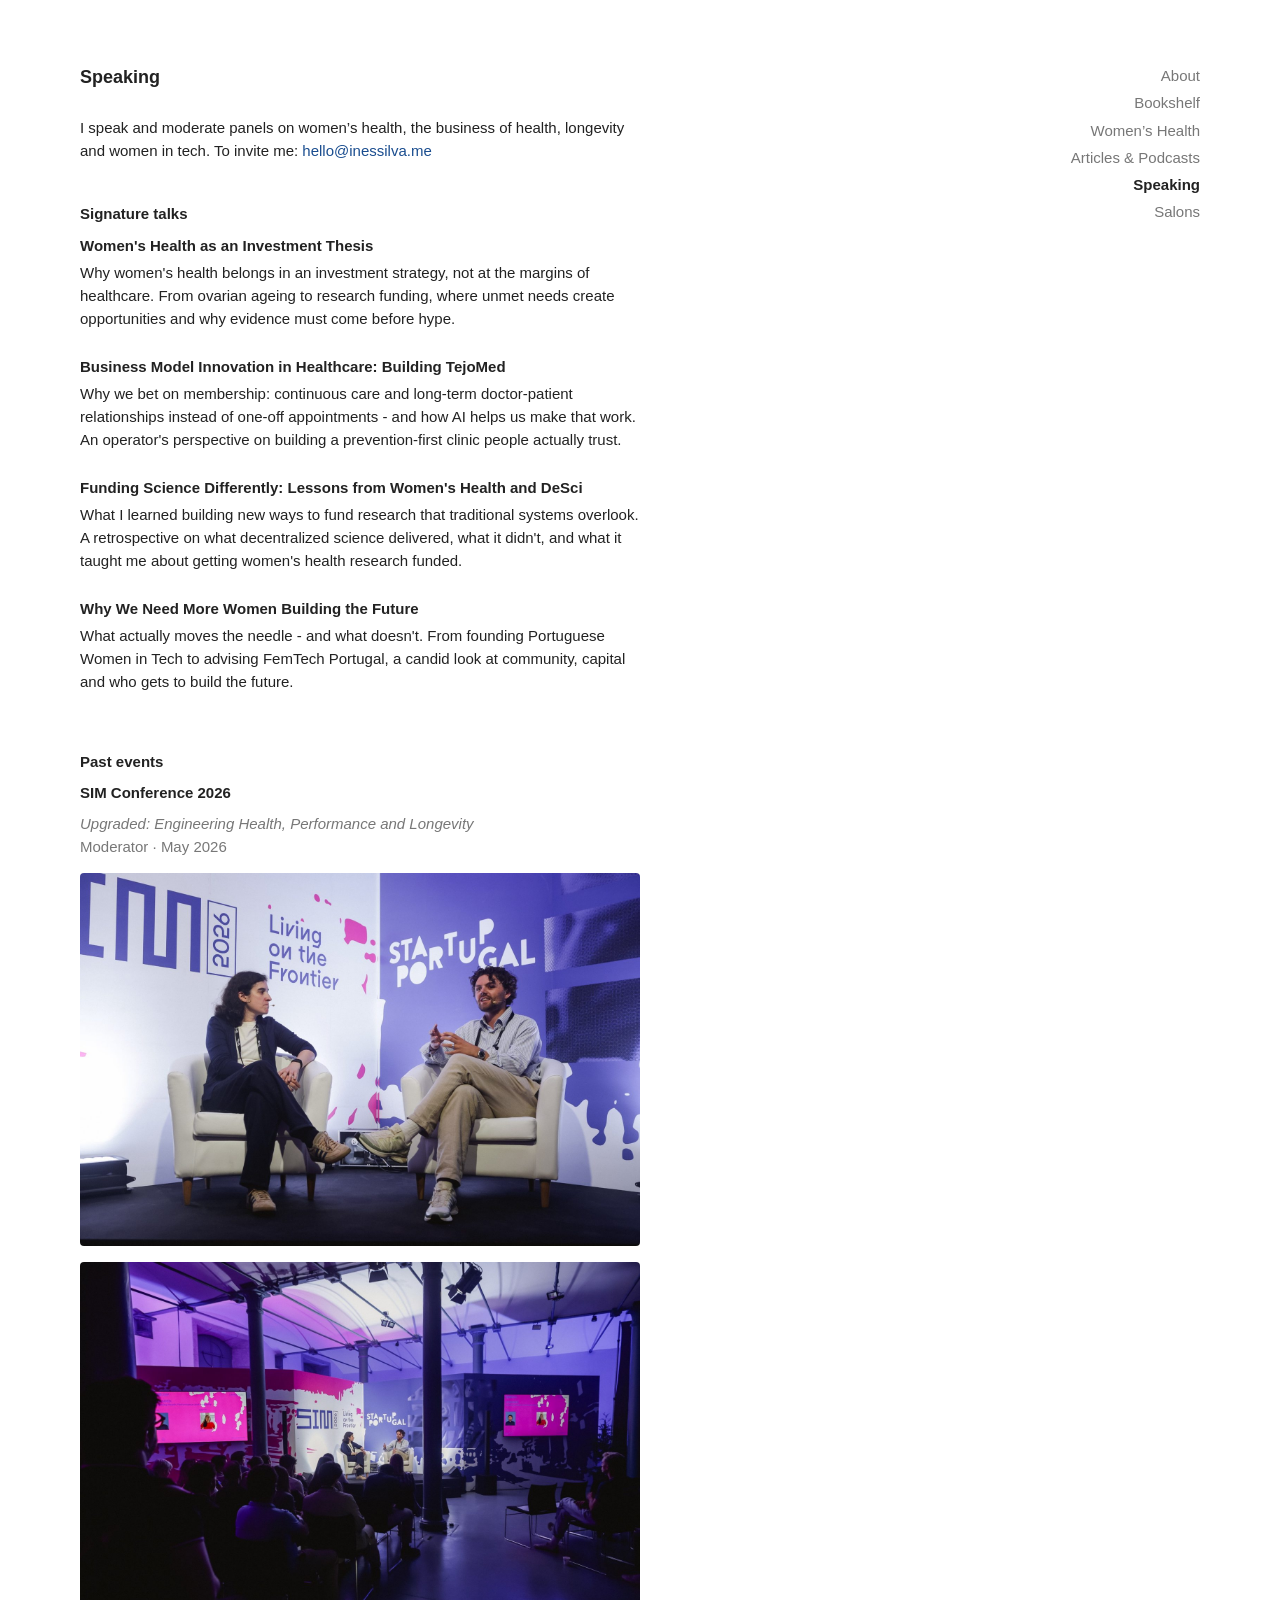
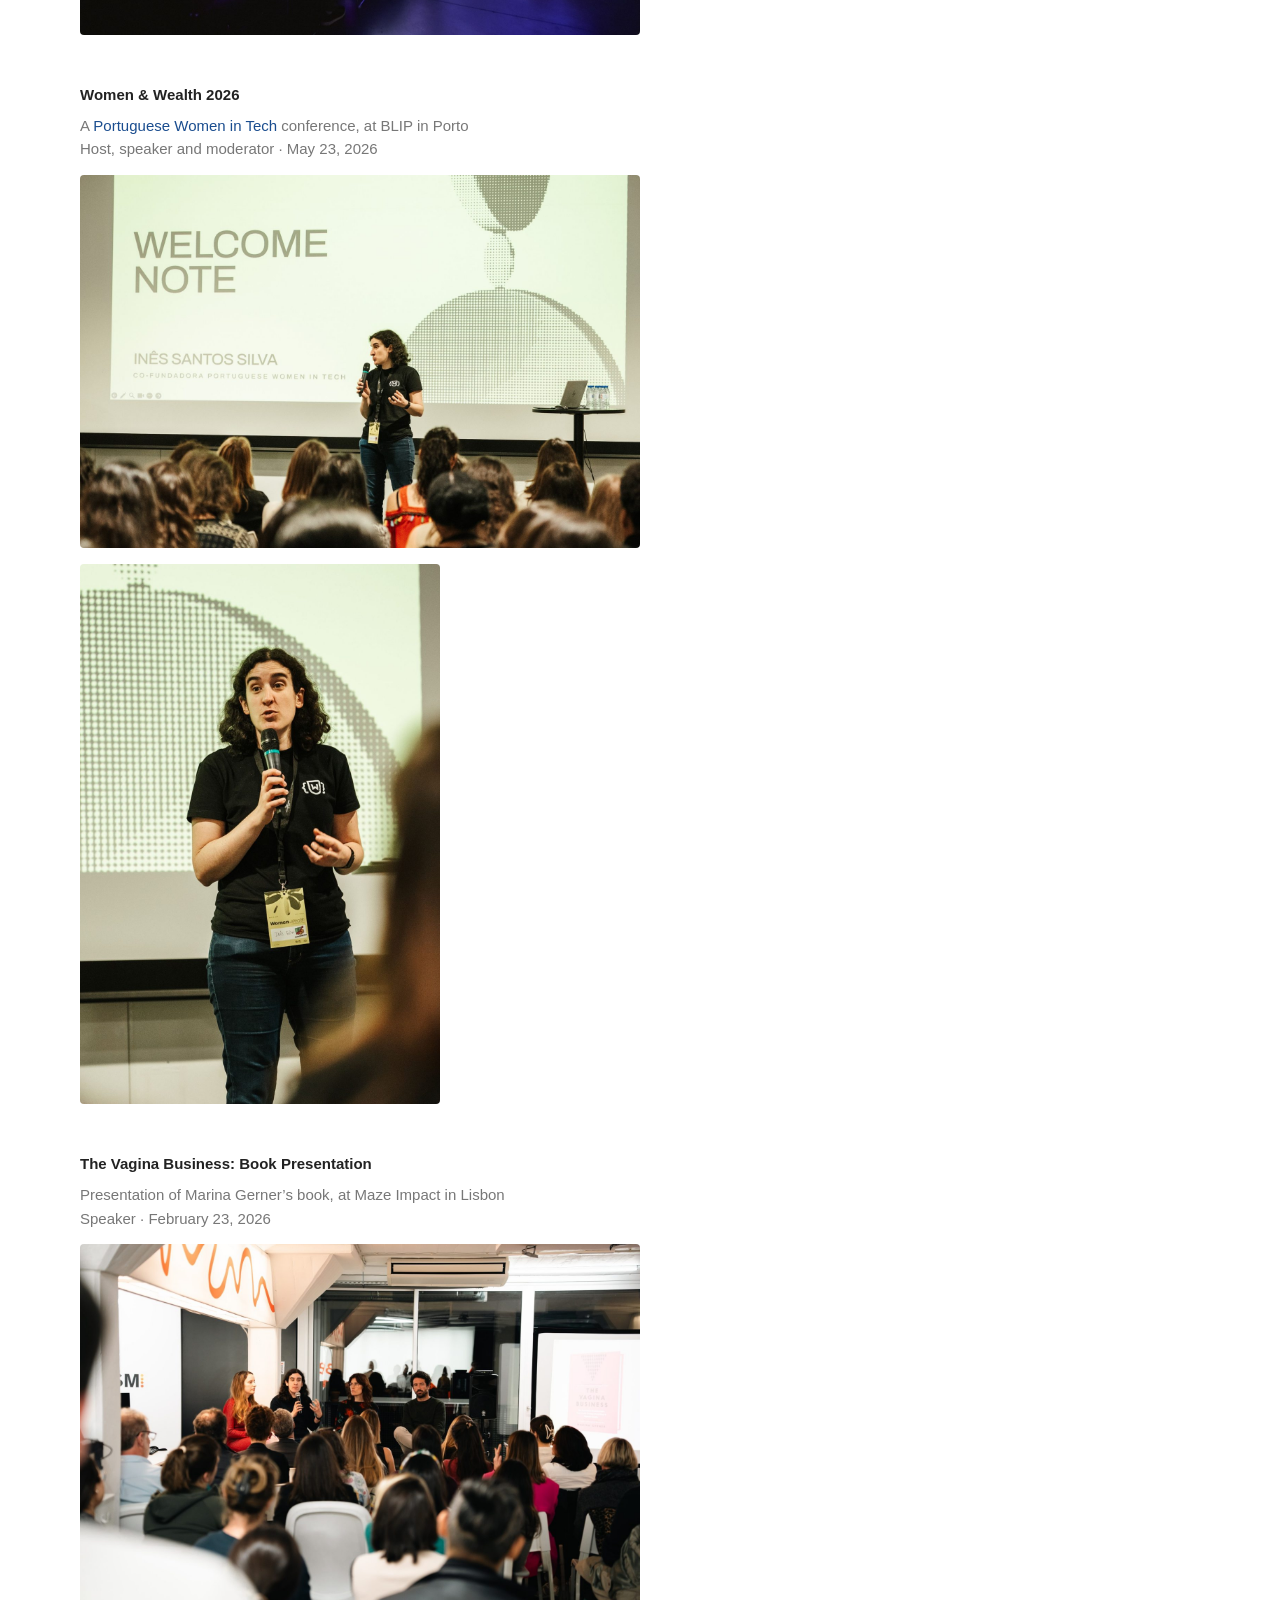
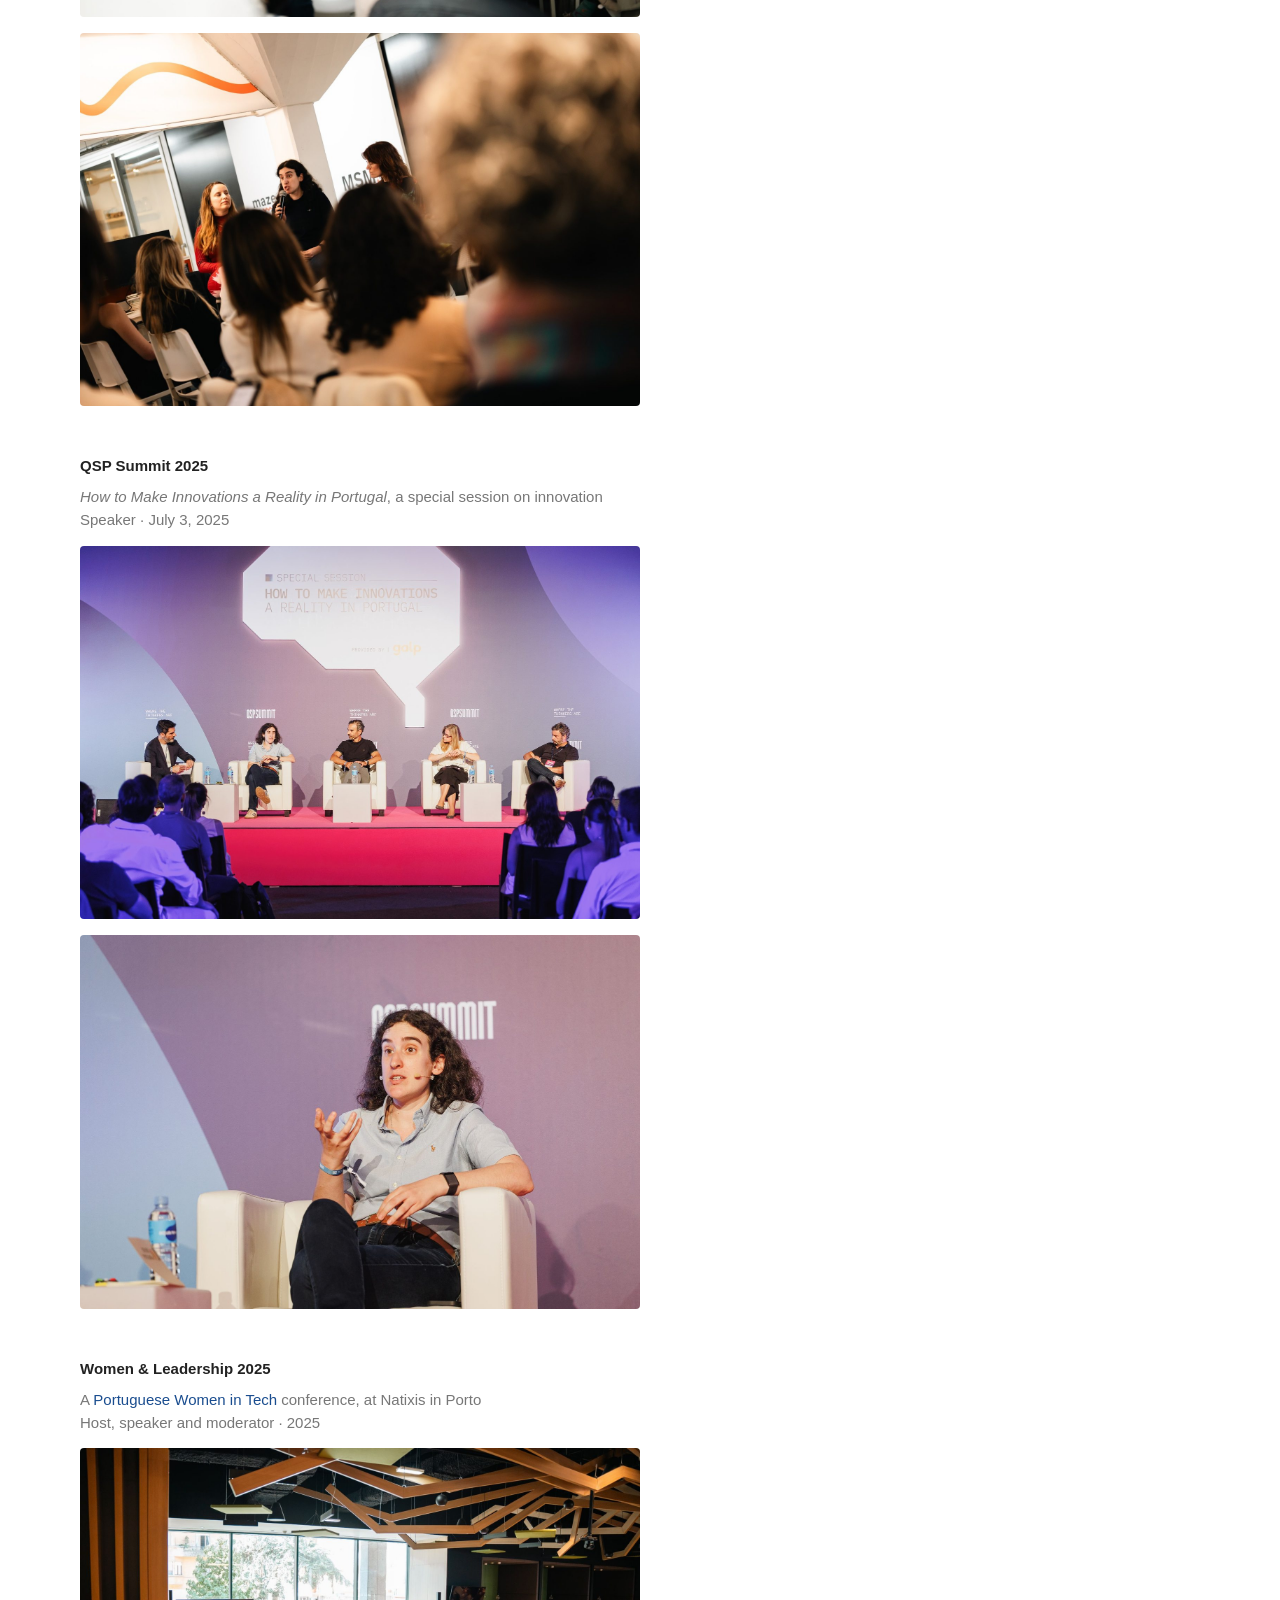
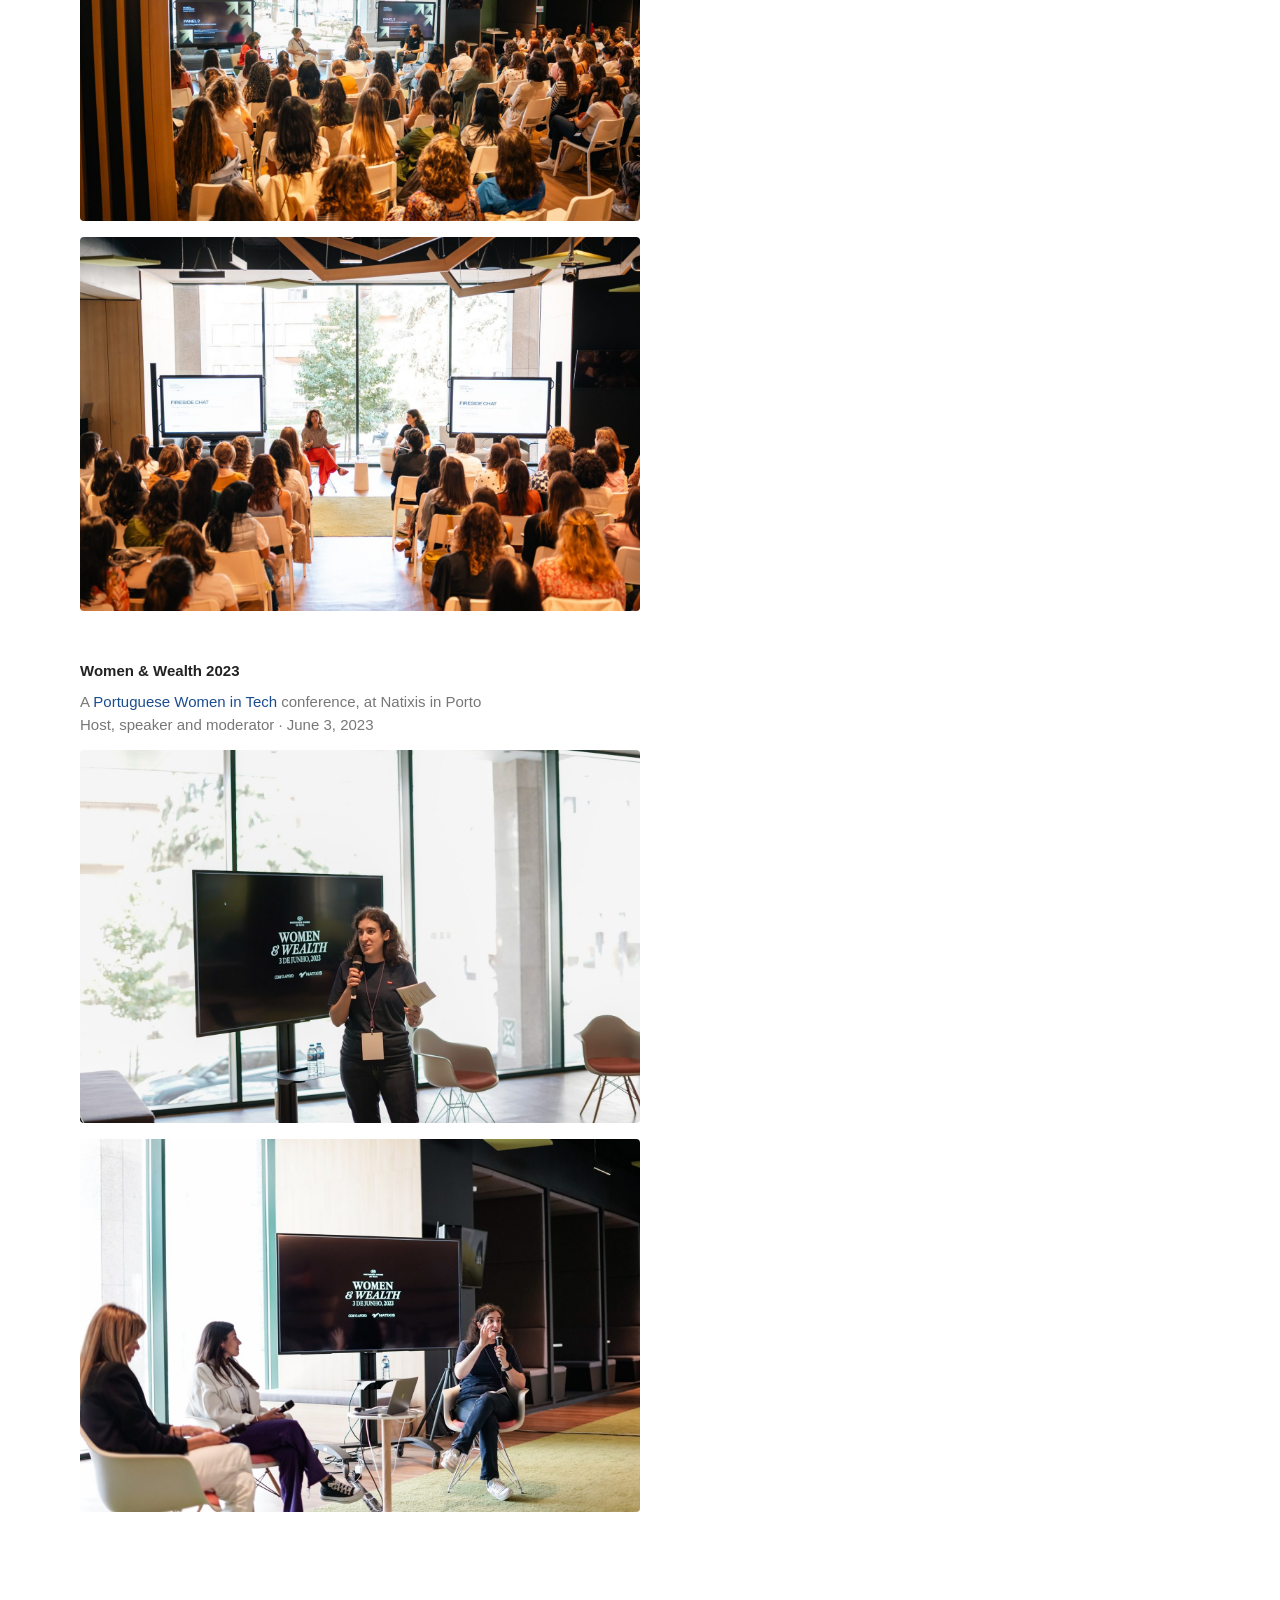
<file: speaking.html>
<!doctype html>
<html lang="en">
<head>
  <meta charset="UTF-8">
  <meta name="viewport" content="width=device-width, initial-scale=1">
  <title>Speaking · Inês Santos Silva</title>
  <meta name="description" content="Inês Santos Silva speaking at conferences and events on women’s health, health innovation and longevity, including SIM Conference 2026, Women &amp; Wealth 2026, QSP Summit 2025, Women &amp; Leadership 2025 and Women &amp; Wealth 2023.">
  <link rel="canonical" href="https://inessilva.me/speaking">
  <meta property="og:type" content="website">
  <meta property="og:site_name" content="Inês Santos Silva">
  <meta property="og:title" content="Speaking · Inês Santos Silva">
  <meta property="og:description" content="Inês Santos Silva speaking at conferences and events on women’s health, health innovation and longevity, including SIM Conference 2026, Women &amp; Wealth 2026, QSP Summit 2025, Women &amp; Leadership 2025 and Women &amp; Wealth 2023.">
  <meta property="og:url" content="https://inessilva.me/speaking">
  <meta property="og:image" content="https://inessilva.me/share-card.jpg">
  <meta property="og:image:width" content="1200">
  <meta property="og:image:height" content="630">
  <meta property="og:image:alt" content="Inês Santos Silva, Co-Founder &amp; COO of TejoMed">
  <meta name="twitter:card" content="summary_large_image">
  <link rel="icon" href="favicon.ico" sizes="any">
  <link rel="apple-touch-icon" href="apple-touch-icon.png">
  <link rel="stylesheet" href="css/estilos.css?v=5">
</head>
<body>
  <nav class="menu">
    <a data-label="About" href="index.html">About</a>
    <a data-label="Bookshelf" href="bookshelf.html">Bookshelf</a>
    <a data-label="Women&rsquo;s Health" href="womens-health.html">Women&rsquo;s Health</a>
    <a data-label="Articles &amp; Podcasts" href="articles.html">Articles &amp; Podcasts</a>
    <a data-label="Speaking" href="speaking.html" aria-current="page">Speaking</a>
    <a data-label="Salons" href="salons.html">Salons</a>
  </nav>
  <main>
    <h1>Speaking</h1>

    <p>I speak and moderate panels on women&rsquo;s health, the business of health, longevity and women in tech. To invite me: <a href="mailto:hello@inessilva.me">hello@inessilva.me</a></p>

    <section class="talks" aria-labelledby="signature-talks">
      <h2 id="signature-talks">Signature talks</h2>

      <h3>Women's Health as an Investment Thesis</h3>
      <p>Why women's health belongs in an investment strategy, not at the margins of healthcare. From ovarian ageing to research funding, where unmet needs create opportunities and why evidence must come before hype.</p>

      <h3>Business Model Innovation in Healthcare: Building TejoMed</h3>
      <p>Why we bet on membership: continuous care and long-term doctor-patient relationships instead of one-off appointments - and how AI helps us make that work. An operator's perspective on building a prevention-first clinic people actually trust.</p>

      <h3>Funding Science Differently: Lessons from Women's Health and DeSci</h3>
      <p>What I learned building new ways to fund research that traditional systems overlook. A retrospective on what decentralized science delivered, what it didn't, and what it taught me about getting women's health research funded.</p>

      <h3>Why We Need More Women Building the Future</h3>
      <p>What actually moves the needle - and what doesn't. From founding Portuguese Women in Tech to advising FemTech Portugal, a candid look at community, capital and who gets to build the future.</p>
    </section>

    <section class="events" aria-labelledby="past-events">
      <h2 id="past-events">Past events</h2>

      <h3>SIM Conference 2026</h3>
      <p class="caption"><i>Upgraded: Engineering Health, Performance and Longevity</i><br>Moderator · <time datetime="2026-05">May 2026</time></p>
      <figure>
        <img src="images/speaking/ines-santos-silva-sim-conference-2026-1.jpg" alt="Inês Santos Silva speaking at SIM Conference 2026" width="1600" height="1067" loading="eager">
      </figure>
      <figure>
        <img src="images/speaking/ines-santos-silva-sim-conference-2026-2.jpg" alt="Inês Santos Silva speaking at SIM Conference 2026" width="1600" height="1067" loading="lazy">
      </figure>

      <h3>Women &amp; Wealth 2026</h3>
      <p class="caption">A <a href="https://www.portuguesewomenintech.com/" target="_blank" rel="noopener">Portuguese Women in Tech</a> conference, at BLIP in Porto<br>Host, speaker and moderator · <time datetime="2026-05-23">May 23, 2026</time></p>
      <figure>
        <img src="images/speaking/ines-santos-silva-women-and-wealth-2026-1.jpg" alt="Inês Santos Silva speaking at Women &amp; Wealth 2026" width="1600" height="1066" loading="lazy">
      </figure>
      <figure class="portrait">
        <img src="images/speaking/ines-santos-silva-women-and-wealth-2026-2.jpg" alt="Inês Santos Silva speaking at Women &amp; Wealth 2026" width="1066" height="1600" loading="lazy">
      </figure>

      <h3>The Vagina Business: Book Presentation</h3>
      <p class="caption">Presentation of Marina Gerner&rsquo;s book, at Maze Impact in Lisbon<br>Speaker · <time datetime="2026-02-23">February 23, 2026</time></p>
      <figure>
        <img src="images/speaking/ines-santos-silva-the-vagina-business-book-presentation-2026-1.jpg" alt="Inês Santos Silva speaking at The Vagina Business book presentation" width="1600" height="1066" loading="lazy">
      </figure>
      <figure>
        <img src="images/speaking/ines-santos-silva-the-vagina-business-book-presentation-2026-2.jpg" alt="Inês Santos Silva speaking at The Vagina Business book presentation" width="1600" height="1066" loading="lazy">
      </figure>

      <h3>QSP Summit 2025</h3>
      <p class="caption"><i>How to Make Innovations a Reality in Portugal</i>, a special session on innovation<br>Speaker · <time datetime="2025-07-03">July 3, 2025</time></p>
      <figure><img src="images/speaking/ines-santos-silva-qsp-summit-2025-1.jpg" alt="Inês Santos Silva speaking at QSP Summit 2025" width="1600" height="1067" loading="lazy"></figure>
      <figure><img src="images/speaking/ines-santos-silva-qsp-summit-2025-2.jpg" alt="Inês Santos Silva speaking at QSP Summit 2025" width="1600" height="1067" loading="lazy"></figure>

      <h3>Women &amp; Leadership 2025</h3>
      <p class="caption">A <a href="https://www.portuguesewomenintech.com/" target="_blank" rel="noopener">Portuguese Women in Tech</a> conference, at Natixis in Porto<br>Host, speaker and moderator · <time datetime="2025">2025</time></p>
      <figure>
        <img src="images/speaking/ines-santos-silva-women-and-leadership-2025-1.jpg" alt="Inês Santos Silva speaking at Women &amp; Leadership 2025" width="1600" height="1066" loading="lazy">
      </figure>
      <figure>
        <img src="images/speaking/ines-santos-silva-women-and-leadership-2025-2.jpg" alt="Inês Santos Silva speaking at Women &amp; Leadership 2025" width="1600" height="1066" loading="lazy">
      </figure>

      <h3>Women &amp; Wealth 2023</h3>
      <p class="caption">A <a href="https://www.portuguesewomenintech.com/" target="_blank" rel="noopener">Portuguese Women in Tech</a> conference, at Natixis in Porto<br>Host, speaker and moderator · <time datetime="2023-06-03">June 3, 2023</time></p>
      <figure>
        <img src="images/speaking/ines-santos-silva-women-and-wealth-2023-1.jpg" alt="Inês Santos Silva speaking at Women &amp; Wealth 2023" width="1600" height="1066" loading="lazy">
      </figure>
      <figure>
        <img src="images/speaking/ines-santos-silva-women-and-wealth-2023-2.jpg" alt="Inês Santos Silva speaking at Women &amp; Wealth 2023" width="1600" height="1066" loading="lazy">
      </figure>
    </section>
  </main>
</body>
</html>
</file>
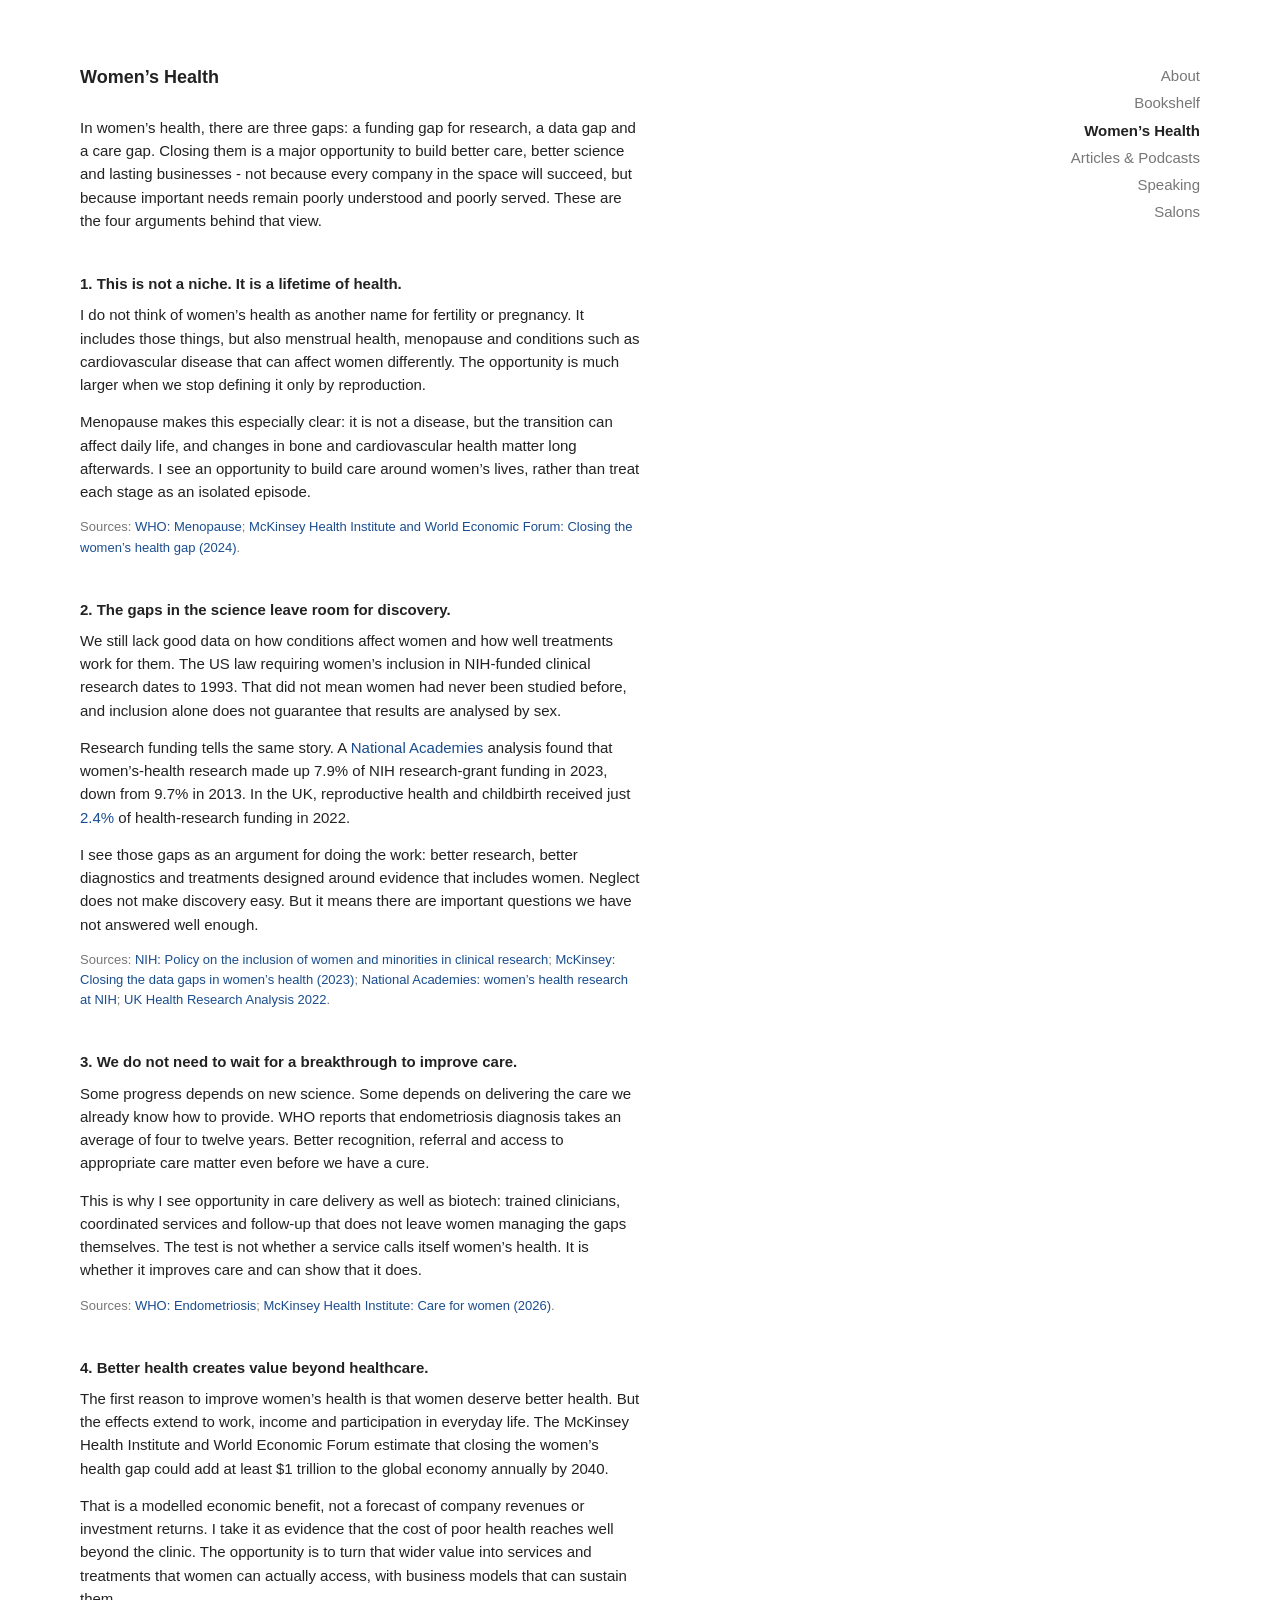
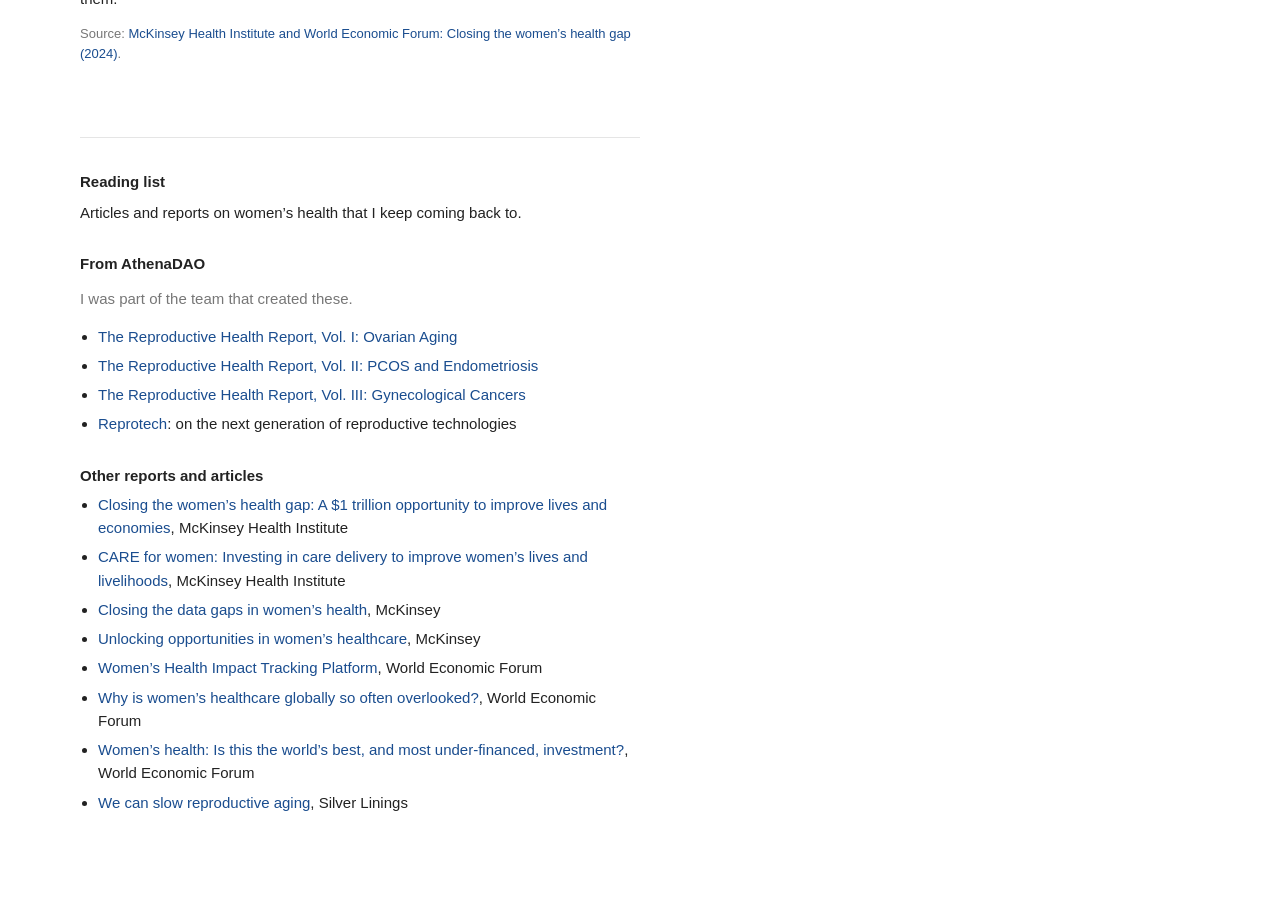
<file: womens-health.html>
<!doctype html>
<html lang="en">
<head>
  <meta charset="UTF-8">
  <meta name="viewport" content="width=device-width, initial-scale=1">
  <title>Women's Health · Inês Santos Silva</title>
  <meta name="description" content="Reports and articles on women’s health I keep coming back to, including AthenaDAO’s Reproductive Health Reports.">
  <link rel="canonical" href="https://inessilva.me/womens-health.html">
  <meta property="og:type" content="website">
  <meta property="og:site_name" content="Inês Santos Silva">
  <meta property="og:title" content="Women’s Health · Inês Santos Silva">
  <meta property="og:description" content="Why women’s health is a major opportunity: a funding gap for research, a care gap, and a data gap. My four arguments, and the reading behind them.">
  <meta property="og:url" content="https://inessilva.me/womens-health.html">
  <meta property="og:image" content="https://inessilva.me/share-card.jpg">
  <meta property="og:image:width" content="1200">
  <meta property="og:image:height" content="630">
  <meta property="og:image:alt" content="Inês Santos Silva, Co-Founder &amp; COO of TejoMed">
  <meta name="twitter:card" content="summary_large_image">
  <link rel="icon" href="favicon.ico" sizes="any">
  <link rel="apple-touch-icon" href="apple-touch-icon.png">
  <link rel="stylesheet" href="css/estilos.css?v=5">
</head>
<body>
  <nav class="menu">
    <a data-label="About" href="index.html">About</a>
    <a data-label="Bookshelf" href="bookshelf.html">Bookshelf</a>
    <a data-label="Women&rsquo;s Health" href="womens-health.html" aria-current="page">Women&rsquo;s Health</a>
    <a data-label="Articles &amp; Podcasts" href="articles.html">Articles &amp; Podcasts</a>
    <a data-label="Speaking" href="speaking.html">Speaking</a>
    <a data-label="Salons" href="salons.html">Salons</a>
  </nav>
  <main class="essay">
    <h1>Women&rsquo;s Health</h1>

    <p>In women&rsquo;s health, there are three gaps: a funding gap for research, a data gap and a care gap. Closing them is a major opportunity to build better care, better science and lasting businesses - not because every company in the space will succeed, but because important needs remain poorly understood and poorly served. These are the four arguments behind that view.</p>

    <h2>1. This is not a niche. It is a lifetime of health.</h2>
    <p>I do not think of women&rsquo;s health as another name for fertility or pregnancy. It includes those things, but also menstrual health, menopause and conditions such as cardiovascular disease that can affect women differently. The opportunity is much larger when we stop defining it only by reproduction.</p>
    <p>Menopause makes this especially clear: it is not a disease, but the transition can affect daily life, and changes in bone and cardiovascular health matter long afterwards. I see an opportunity to build care around women&rsquo;s lives, rather than treat each stage as an isolated episode.</p>
    <p class="sources">Sources: <a href="https://www.who.int/news-room/fact-sheets/detail/menopause" target="_blank" rel="noopener">WHO: Menopause</a>; <a href="https://www.mckinsey.com/mhi/our-insights/closing-the-womens-health-gap-a-1-trillion-dollar-opportunity-to-improve-lives-and-economies" target="_blank" rel="noopener">McKinsey Health Institute and World Economic Forum: Closing the women&rsquo;s health gap (2024)</a>.</p>

    <h2>2. The gaps in the science leave room for discovery.</h2>
    <p>We still lack good data on how conditions affect women and how well treatments work for them. The US law requiring women&rsquo;s inclusion in NIH-funded clinical research dates to 1993. That did not mean women had never been studied before, and inclusion alone does not guarantee that results are analysed by sex.</p>
    <p>Research funding tells the same story. A <a href="https://www.ncbi.nlm.nih.gov/books/NBK612400/" target="_blank" rel="noopener">National Academies</a> analysis found that women&rsquo;s-health research made up 7.9% of NIH research-grant funding in 2023, down from 9.7% in 2013. In the UK, reproductive health and childbirth received just <a href="https://hrcsonline.net/reports/analysis-reports/uk-health-research-analysis-2022/" target="_blank" rel="noopener">2.4%</a> of health-research funding in 2022.</p>
    <p>I see those gaps as an argument for doing the work: better research, better diagnostics and treatments designed around evidence that includes women. Neglect does not make discovery easy. But it means there are important questions we have not answered well enough.</p>
    <p class="sources">Sources: <a href="https://grants.nih.gov/policy-and-compliance/policy-topics/inclusion/women-and-minorities/guideline" target="_blank" rel="noopener">NIH: Policy on the inclusion of women and minorities in clinical research</a>; <a href="https://www.mckinsey.com/industries/life-sciences/our-insights/closing-the-data-gaps-in-womens-health" target="_blank" rel="noopener">McKinsey: Closing the data gaps in women&rsquo;s health (2023)</a>; <a href="https://www.ncbi.nlm.nih.gov/books/NBK612400/" target="_blank" rel="noopener">National Academies: women&rsquo;s health research at NIH</a>; <a href="https://hrcsonline.net/reports/analysis-reports/uk-health-research-analysis-2022/" target="_blank" rel="noopener">UK Health Research Analysis 2022</a>.</p>

    <h2>3. We do not need to wait for a breakthrough to improve care.</h2>
    <p>Some progress depends on new science. Some depends on delivering the care we already know how to provide. WHO reports that endometriosis diagnosis takes an average of four to twelve years. Better recognition, referral and access to appropriate care matter even before we have a cure.</p>
    <p>This is why I see opportunity in care delivery as well as biotech: trained clinicians, coordinated services and follow-up that does not leave women managing the gaps themselves. The test is not whether a service calls itself women&rsquo;s health. It is whether it improves care and can show that it does.</p>
    <p class="sources">Sources: <a href="https://www.who.int/news-room/fact-sheets/detail/endometriosis/" target="_blank" rel="noopener">WHO: Endometriosis</a>; <a href="https://www.mckinsey.com/mhi/our-insights/care-for-women-investing-in-care-delivery-to-improve-womens-lives-and-livelihoods" target="_blank" rel="noopener">McKinsey Health Institute: Care for women (2026)</a>.</p>

    <h2>4. Better health creates value beyond healthcare.</h2>
    <p>The first reason to improve women&rsquo;s health is that women deserve better health. But the effects extend to work, income and participation in everyday life. The McKinsey Health Institute and World Economic Forum estimate that closing the women&rsquo;s health gap could add at least $1 trillion to the global economy annually by 2040.</p>
    <p>That is a modelled economic benefit, not a forecast of company revenues or investment returns. I take it as evidence that the cost of poor health reaches well beyond the clinic. The opportunity is to turn that wider value into services and treatments that women can actually access, with business models that can sustain them.</p>
    <p class="sources">Source: <a href="https://www.mckinsey.com/mhi/our-insights/closing-the-womens-health-gap-a-1-trillion-dollar-opportunity-to-improve-lives-and-economies" target="_blank" rel="noopener">McKinsey Health Institute and World Economic Forum: Closing the women&rsquo;s health gap (2024)</a>.</p>

    <h2 class="section-break">Reading list</h2>
    <p>Articles and reports on women&rsquo;s health that I keep coming back to.</p>

    <h3>From AthenaDAO</h3>
    <p class="note">I was part of the team that created these.</p>
    <ul>
      <li><a href="https://cdn.prod.website-files.com/6392376a3ab6b936ceb8b227/63b70e82b4cdead63ba5ef1e_The%20Reproductive%20Health%20Report%20Vol.%20001%20-%20AthenaDAO.pdf" target="_blank" rel="noopener">The Reproductive Health Report, Vol. I: Ovarian Aging</a></li>
      <li><a href="https://cdn.prod.website-files.com/6392376a3ab6b936ceb8b227/649d82f79bf5418a3d4304db_The%20Reproductive%20Health%20Report%20Vol.%20002%20-%20AthenaDAO.pdf" target="_blank" rel="noopener">The Reproductive Health Report, Vol. II: PCOS and Endometriosis</a></li>
      <li><a href="https://cdn.prod.website-files.com/6392376a3ab6b936ceb8b227/65eb36ad7a1dd553547ff712_AthenaDAO%20Reproductive%20Health%20Report%2024%20(1).pdf" target="_blank" rel="noopener">The Reproductive Health Report, Vol. III: Gynecological Cancers</a></li>
      <li><a href="https://www.athenadao.co/reprotech" target="_blank" rel="noopener">Reprotech</a>: on the next generation of reproductive technologies</li>
    </ul>

    <h3>Other reports and articles</h3>
    <ul>
      <li><a href="https://www.mckinsey.com/mhi/our-insights/closing-the-womens-health-gap-a-1-trillion-dollar-opportunity-to-improve-lives-and-economies" target="_blank" rel="noopener">Closing the women&rsquo;s health gap: A $1 trillion opportunity to improve lives and economies</a>, McKinsey Health Institute</li>
      <li><a href="https://www.mckinsey.com/mhi/our-insights/care-for-women-investing-in-care-delivery-to-improve-womens-lives-and-livelihoods" target="_blank" rel="noopener">CARE for women: Investing in care delivery to improve women&rsquo;s lives and livelihoods</a>, McKinsey Health Institute</li>
      <li><a href="https://www.mckinsey.com/industries/life-sciences/our-insights/closing-the-data-gaps-in-womens-health" target="_blank" rel="noopener">Closing the data gaps in women&rsquo;s health</a>, McKinsey</li>
      <li><a href="https://www.mckinsey.com/industries/healthcare/our-insights/unlocking-opportunities-in-womens-healthcare" target="_blank" rel="noopener">Unlocking opportunities in women&rsquo;s healthcare</a>, McKinsey</li>
      <li><a href="https://womens-health-impact-tracking-platform.weforum.org/" target="_blank" rel="noopener">Women&rsquo;s Health Impact Tracking Platform</a>, World Economic Forum</li>
      <li><a href="https://www.weforum.org/stories/health-and-healthcare-systems/women-health-gap-davos-2023/" target="_blank" rel="noopener">Why is women&rsquo;s healthcare globally so often overlooked?</a>, World Economic Forum</li>
      <li><a href="https://www.weforum.org/stories/forum-institutional/is-this-the-world-s-best-and-most-under-financed-investment-davos23/" target="_blank" rel="noopener">Women&rsquo;s health: Is this the world&rsquo;s best, and most under-financed, investment?</a>, World Economic Forum</li>
      <li><a href="https://silverlinings.bio/?chapter=counterfactual-futures&amp;subchapter=2-2" target="_blank" rel="noopener">We can slow reproductive aging</a>, Silver Linings</li>
    </ul>
  </main>
</body>
</html>
</file>
<file: css/estilos.css>
:root {
  color-scheme: light;
  --bg: #fff;
  --text: #222;
  --muted: #777;
  --link: #1a4d8f;
}

body {
  margin: 0;
  background: var(--bg);
  color: var(--text);
  font-family: -apple-system, BlinkMacSystemFont, "Helvetica Neue", Helvetica, Arial, sans-serif;
  font-size: 15px;
  line-height: 1.55;
}

main {
  max-width: 560px;
  padding: 64px 0 96px 80px;
}

.avatar {
  display: block;
  width: 144px;
  height: 144px;
  border-radius: 50%;
  object-fit: cover;
}

h1 {
  font-size: 18px;
  font-weight: 600;
  margin: 20px 0 24px;
}

h1:has(+ .tagline) { margin-bottom: 4px; }
.tagline { font-weight: 600; margin-bottom: 4px; }
.tagline span { white-space: nowrap; }
.contact { color: var(--muted); margin-bottom: 28px; }

h2 {
  font-size: 15px;
  font-weight: 600;
  margin: 40px 0 8px;
}

h3 {
  font-size: 13px;
  font-weight: 600;
  color: var(--muted);
  margin: 20px 0 6px;
}
h2 + h3 { margin-top: 8px; }

p { margin: 0 0 14px; }

a { color: var(--link); text-decoration: none; }
a:hover { text-decoration: underline; }

ul { margin: 0; padding-left: 18px; }
li { margin: 2px 0; }

.fav::after {
  content: " ★";
  color: var(--muted);
}

.menu {
  position: absolute;
  top: 64px;
  right: 80px;
  display: flex;
  flex-direction: column;
  align-items: flex-end;
  gap: 4px;
}
.menu a { color: var(--muted); }
.menu a:hover { color: var(--link); }
.menu a[aria-current="page"] { color: var(--text); font-weight: 600; }
/* reserve bold width so items don't shift when the current page changes */
.menu a {
  display: inline-flex;
  flex-direction: column;
  align-items: inherit;
}
.menu a::after {
  content: attr(data-label);
  font-weight: 600;
  height: 0;
  visibility: hidden;
  overflow: hidden;
  user-select: none;
}

main > h1:first-child { margin-top: 0; }

@media (max-width: 1000px) {
  .menu {
    position: static;
    flex-direction: row;
    flex-wrap: wrap;
    gap: 6px 20px;
    padding: 24px 20px 0;
  }
  main { padding: 32px 20px 64px; }
}

.note { margin-top: 12px; color: var(--muted); }


.section-intro { margin-top: 40px; }

figure { margin: 0 0 16px; }
figure img {
  display: block;
  width: 100%;
  height: auto;
  border-radius: 4px;
}
.caption { color: var(--muted); }

h2 + .caption { margin-top: 0; }
figure + h2 { margin-top: 56px; }

figure.portrait img { max-width: 360px; }

.talks h3 {
  font-size: 15px;
  color: var(--text);
  margin: 24px 0 4px;
}
.talks h2 + h3 { margin-top: 8px; }
.talks + h2 { margin-top: 56px; }

.events h3 {
  font-size: 15px;
  color: var(--text);
  margin: 48px 0 8px;
}
.events h2 + h3 { margin-top: 8px; }
.talks + .events { margin-top: 56px; }

.talks + p { margin-top: 40px; }

.essay h3 {
  font-size: 15px;
  color: var(--text);
  margin: 28px 0 6px;
}
.essay h2 + h3 { margin-top: 8px; }
.essay ul li { margin: 6px 0; }
.essay ul + p { margin-top: 32px; }
.sources { font-size: 13px; color: var(--muted); }
h2.section-break { margin-top: 72px; padding-top: 32px; border-top: 1px solid #e5e5e5; }
</file>
